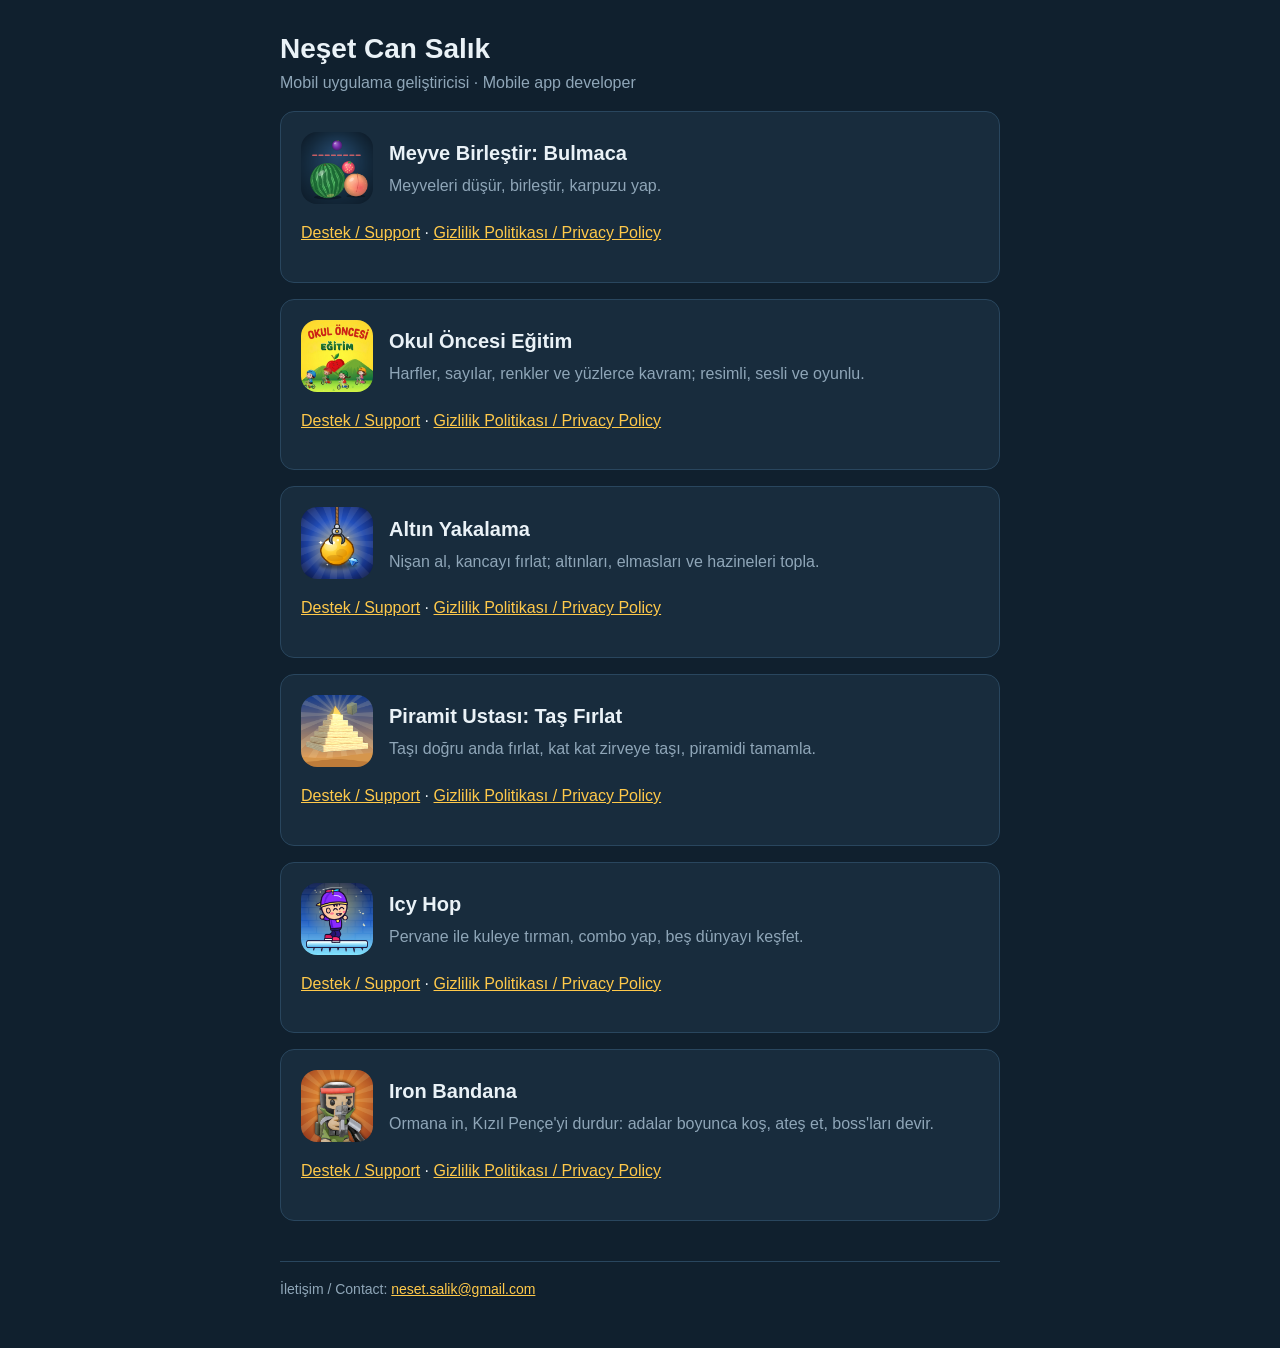
<file: index.html>
<!doctype html>
<html lang="tr">
<head>
<meta charset="utf-8">
<meta name="viewport" content="width=device-width,initial-scale=1">
<title>Neşet Can Salık – Uygulamalar</title>
<link rel="stylesheet" href="style.css">
</head>
<body>
<main>
  <h1>Neşet Can Salık</h1>
  <p class="sub">Mobil uygulama geliştiricisi · Mobile app developer</p>

  <div class="card">
    <header style="margin:0">
      <img src="meyve-birlestir/icon.png" alt="Meyve Birleştir simgesi">
      <div>
        <h2 style="margin:0">Meyve Birleştir: Bulmaca</h2>
        <p class="sub">Meyveleri düşür, birleştir, karpuzu yap.</p>
      </div>
    </header>
    <p>
      <a href="meyve-birlestir/destek.html">Destek / Support</a> ·
      <a href="meyve-birlestir/gizlilik.html">Gizlilik Politikası / Privacy Policy</a>
    </p>
  </div>

  <div class="card">
    <header style="margin:0">
      <img src="okul-oncesi/icon.png" alt="Okul Öncesi Eğitim simgesi">
      <div>
        <h2 style="margin:0">Okul Öncesi Eğitim</h2>
        <p class="sub">Harfler, sayılar, renkler ve yüzlerce kavram; resimli, sesli ve oyunlu.</p>
      </div>
    </header>
    <p>
      <a href="okul-oncesi/destek.html">Destek / Support</a> ·
      <a href="okul-oncesi/gizlilik.html">Gizlilik Politikası / Privacy Policy</a>
    </p>
  </div>

  <div class="card">
    <header style="margin:0">
      <img src="altin-yakalama/icon.png" alt="Altın Yakalama simgesi">
      <div>
        <h2 style="margin:0">Altın Yakalama</h2>
        <p class="sub">Nişan al, kancayı fırlat; altınları, elmasları ve hazineleri topla.</p>
      </div>
    </header>
    <p>
      <a href="altin-yakalama/destek.html">Destek / Support</a> ·
      <a href="altin-yakalama/gizlilik.html">Gizlilik Politikası / Privacy Policy</a>
    </p>
  </div>

  <div class="card">
    <header style="margin:0">
      <img src="pyramid-builder/icon.png" alt="Piramit Ustası simgesi">
      <div>
        <h2 style="margin:0">Piramit Ustası: Taş Fırlat</h2>
        <p class="sub">Taşı doğru anda fırlat, kat kat zirveye taşı, piramidi tamamla.</p>
      </div>
    </header>
    <p>
      <a href="pyramid-builder/destek.html">Destek / Support</a> ·
      <a href="pyramid-builder/gizlilik.html">Gizlilik Politikası / Privacy Policy</a>
    </p>
  </div>

  <div class="card">
    <header style="margin:0">
      <img src="icy-hop/icon.png" alt="Icy Hop simgesi">
      <div>
        <h2 style="margin:0">Icy Hop</h2>
        <p class="sub">Pervane ile kuleye tırman, combo yap, beş dünyayı keşfet.</p>
      </div>
    </header>
    <p>
      <a href="icy-hop/destek.html">Destek / Support</a> ·
      <a href="icy-hop/gizlilik.html">Gizlilik Politikası / Privacy Policy</a>
    </p>
  </div>

  <div class="card">
    <header style="margin:0">
      <img src="iron-bandana/icon.png" alt="Iron Bandana simgesi">
      <div>
        <h2 style="margin:0">Iron Bandana</h2>
        <p class="sub">Ormana in, Kızıl Pençe'yi durdur: adalar boyunca koş, ateş et, boss'ları devir.</p>
      </div>
    </header>
    <p>
      <a href="iron-bandana/destek.html">Destek / Support</a> ·
      <a href="iron-bandana/gizlilik.html">Gizlilik Politikası / Privacy Policy</a>
    </p>
  </div>

  <footer>İletişim / Contact: <a href="mailto:neset.salik@gmail.com">neset.salik@gmail.com</a></footer>
</main>
</body>
</html>
</file>
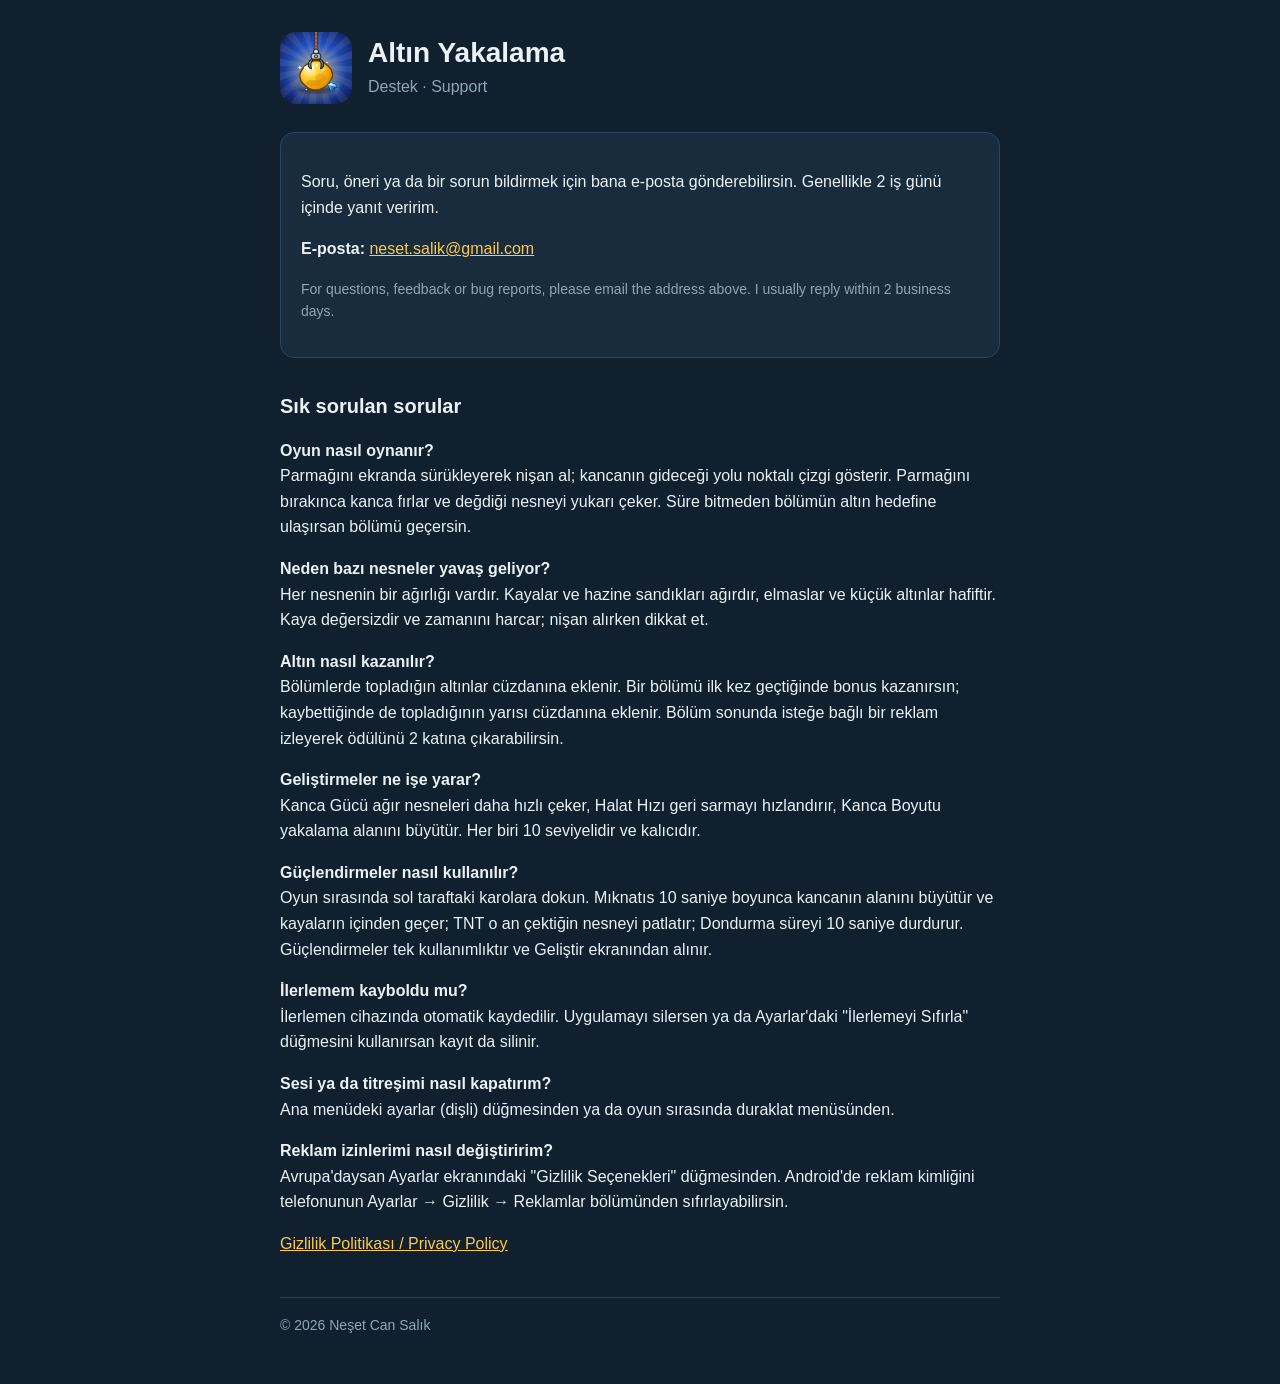
<file: altin-yakalama/destek.html>
<!doctype html>
<html lang="tr">
<head>
<meta charset="utf-8">
<meta name="viewport" content="width=device-width,initial-scale=1">
<title>Altın Yakalama – Destek</title>
<link rel="stylesheet" href="../style.css">
</head>
<body>
<main>
  <header>
    <img src="icon.png" alt="Altın Yakalama simgesi">
    <div>
      <h1>Altın Yakalama</h1>
      <p class="sub">Destek · Support</p>
    </div>
  </header>

  <div class="card">
    <p>Soru, öneri ya da bir sorun bildirmek için bana e-posta gönderebilirsin. Genellikle 2 iş günü içinde yanıt veririm.</p>
    <p><strong>E-posta:</strong> <a href="mailto:neset.salik@gmail.com?subject=Alt%C4%B1n%20Yakalama">neset.salik@gmail.com</a></p>
    <p class="lang">For questions, feedback or bug reports, please email the address above. I usually reply within 2 business days.</p>
  </div>

  <h2>Sık sorulan sorular</h2>
  <p><strong>Oyun nasıl oynanır?</strong><br>
  Parmağını ekranda sürükleyerek nişan al; kancanın gideceği yolu noktalı çizgi gösterir. Parmağını bırakınca kanca fırlar ve değdiği nesneyi yukarı çeker. Süre bitmeden bölümün altın hedefine ulaşırsan bölümü geçersin.</p>
  <p><strong>Neden bazı nesneler yavaş geliyor?</strong><br>
  Her nesnenin bir ağırlığı vardır. Kayalar ve hazine sandıkları ağırdır, elmaslar ve küçük altınlar hafiftir. Kaya değersizdir ve zamanını harcar; nişan alırken dikkat et.</p>
  <p><strong>Altın nasıl kazanılır?</strong><br>
  Bölümlerde topladığın altınlar cüzdanına eklenir. Bir bölümü ilk kez geçtiğinde bonus kazanırsın; kaybettiğinde de topladığının yarısı cüzdanına eklenir. Bölüm sonunda isteğe bağlı bir reklam izleyerek ödülünü 2 katına çıkarabilirsin.</p>
  <p><strong>Geliştirmeler ne işe yarar?</strong><br>
  Kanca Gücü ağır nesneleri daha hızlı çeker, Halat Hızı geri sarmayı hızlandırır, Kanca Boyutu yakalama alanını büyütür. Her biri 10 seviyelidir ve kalıcıdır.</p>
  <p><strong>Güçlendirmeler nasıl kullanılır?</strong><br>
  Oyun sırasında sol taraftaki karolara dokun. Mıknatıs 10 saniye boyunca kancanın alanını büyütür ve kayaların içinden geçer; TNT o an çektiğin nesneyi patlatır; Dondurma süreyi 10 saniye durdurur. Güçlendirmeler tek kullanımlıktır ve Geliştir ekranından alınır.</p>
  <p><strong>İlerlemem kayboldu mu?</strong><br>
  İlerlemen cihazında otomatik kaydedilir. Uygulamayı silersen ya da Ayarlar'daki "İlerlemeyi Sıfırla" düğmesini kullanırsan kayıt da silinir.</p>
  <p><strong>Sesi ya da titreşimi nasıl kapatırım?</strong><br>
  Ana menüdeki ayarlar (dişli) düğmesinden ya da oyun sırasında duraklat menüsünden.</p>
  <p><strong>Reklam izinlerimi nasıl değiştiririm?</strong><br>
  Avrupa'daysan Ayarlar ekranındaki "Gizlilik Seçenekleri" düğmesinden. Android'de reklam kimliğini telefonunun Ayarlar → Gizlilik → Reklamlar bölümünden sıfırlayabilirsin.</p>

  <p><a href="gizlilik.html">Gizlilik Politikası / Privacy Policy</a></p>
  <footer>© 2026 Neşet Can Salık</footer>
</main>
</body>
</html>
</file>
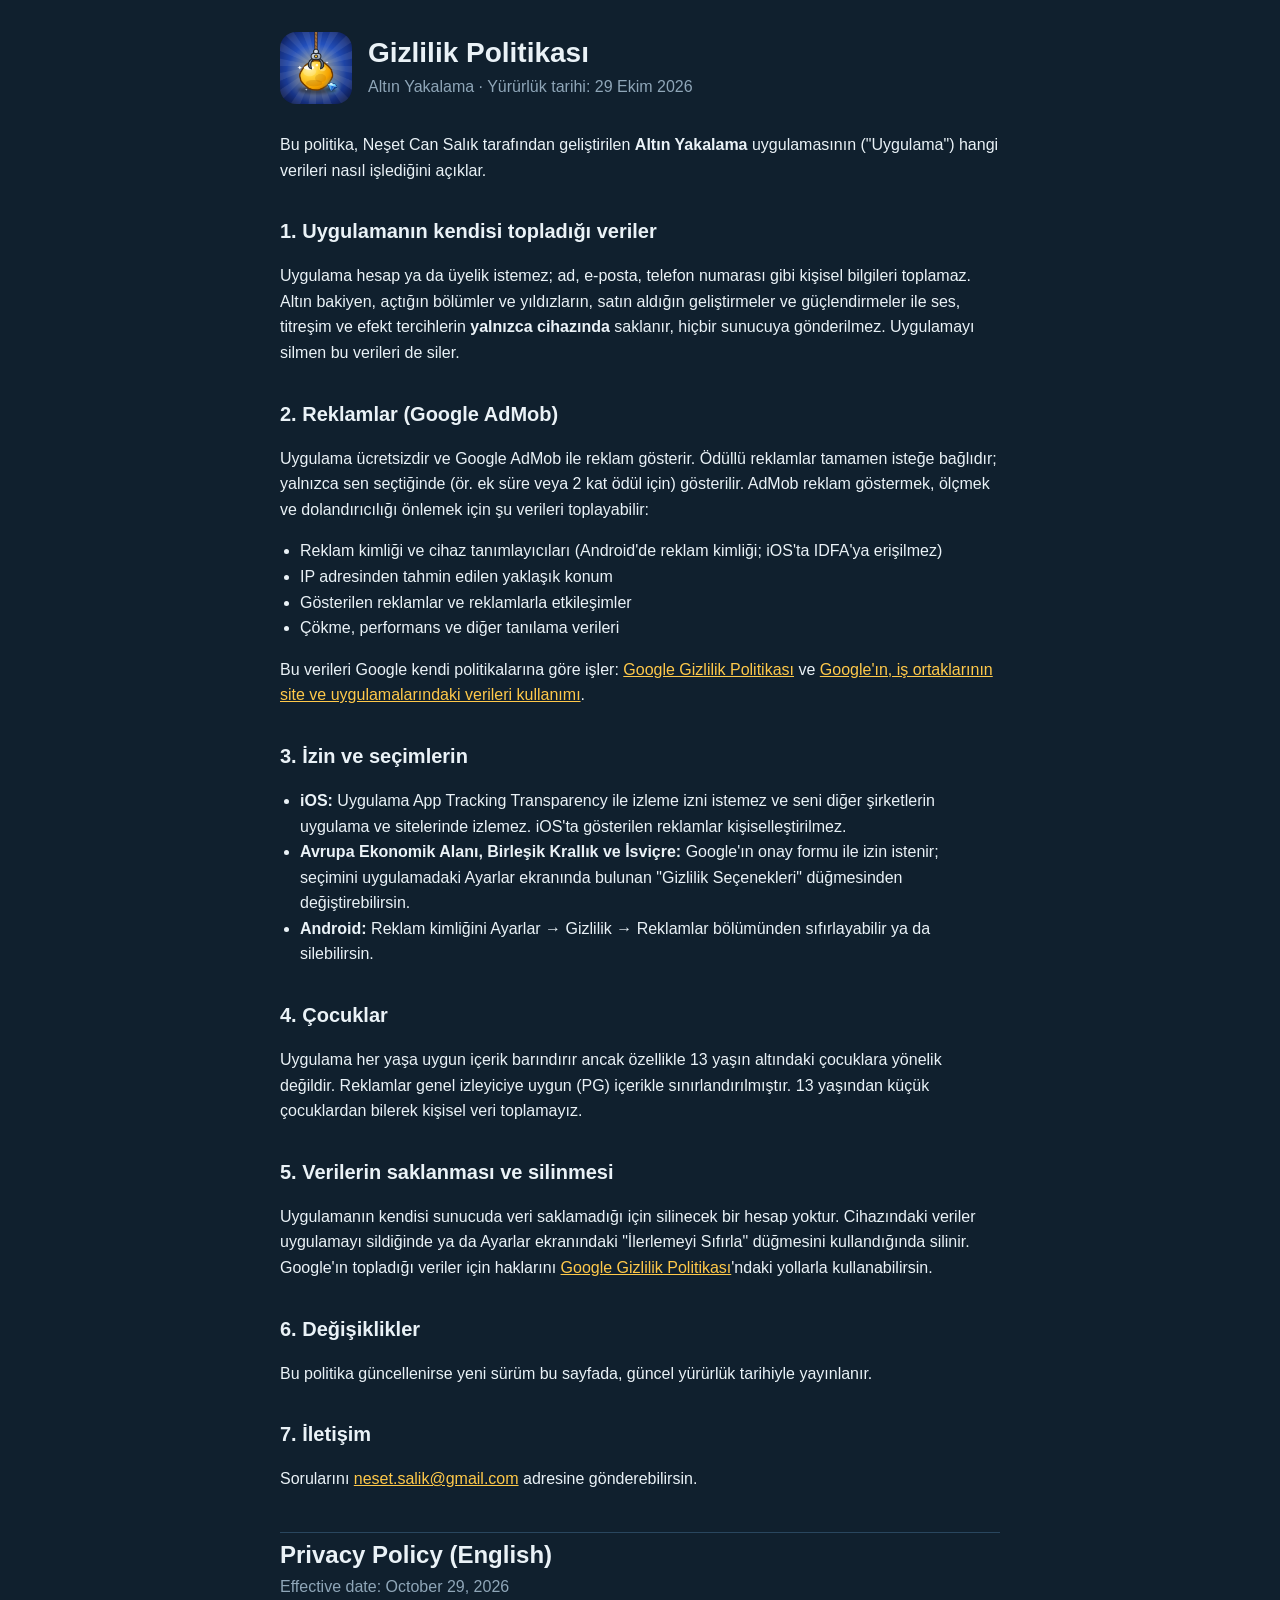
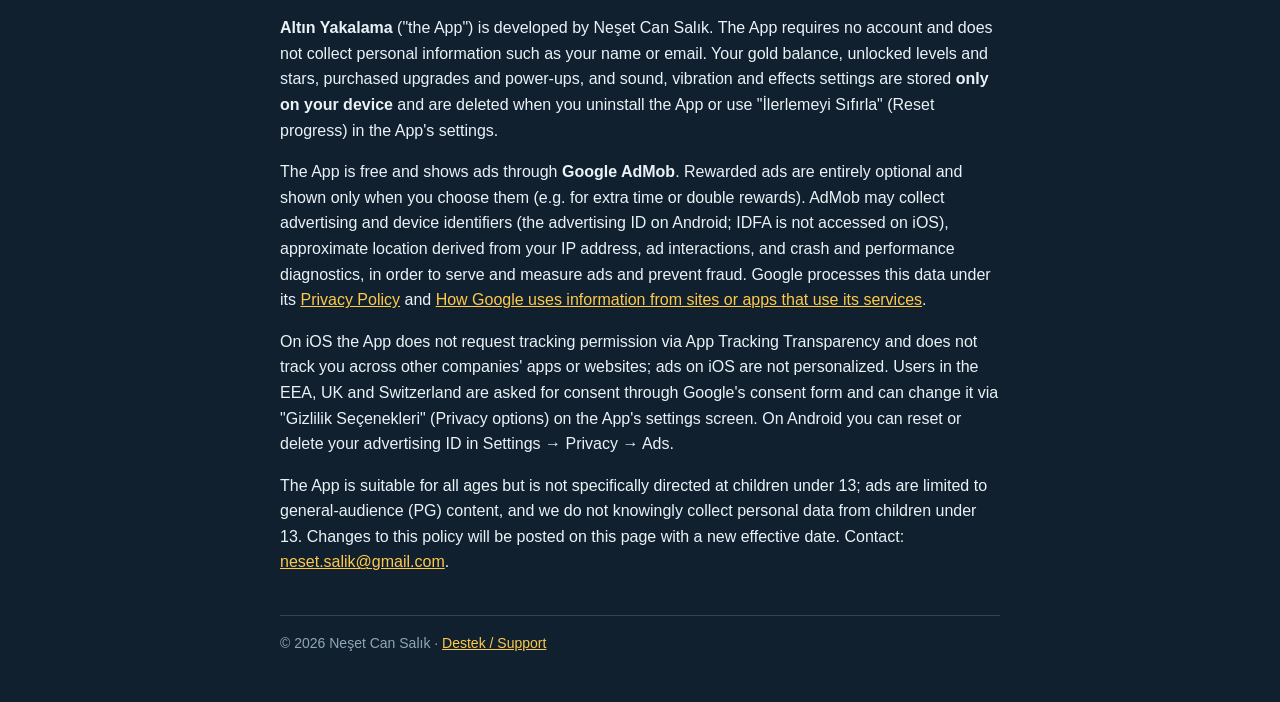
<file: altin-yakalama/gizlilik.html>
<!doctype html>
<html lang="tr">
<head>
<meta charset="utf-8">
<meta name="viewport" content="width=device-width,initial-scale=1">
<title>Altın Yakalama – Gizlilik Politikası</title>
<link rel="stylesheet" href="../style.css">
</head>
<body>
<main>
  <header>
    <img src="icon.png" alt="Altın Yakalama simgesi">
    <div>
      <h1>Gizlilik Politikası</h1>
      <p class="sub">Altın Yakalama · Yürürlük tarihi: 29 Ekim 2026</p>
    </div>
  </header>

  <p>Bu politika, Neşet Can Salık tarafından geliştirilen <strong>Altın Yakalama</strong> uygulamasının ("Uygulama") hangi verileri nasıl işlediğini açıklar.</p>

  <h2>1. Uygulamanın kendisi topladığı veriler</h2>
  <p>Uygulama hesap ya da üyelik istemez; ad, e-posta, telefon numarası gibi kişisel bilgileri toplamaz. Altın bakiyen, açtığın bölümler ve yıldızların, satın aldığın geliştirmeler ve güçlendirmeler ile ses, titreşim ve efekt tercihlerin <strong>yalnızca cihazında</strong> saklanır, hiçbir sunucuya gönderilmez. Uygulamayı silmen bu verileri de siler.</p>

  <h2>2. Reklamlar (Google AdMob)</h2>
  <p>Uygulama ücretsizdir ve Google AdMob ile reklam gösterir. Ödüllü reklamlar tamamen isteğe bağlıdır; yalnızca sen seçtiğinde (ör. ek süre veya 2 kat ödül için) gösterilir. AdMob reklam göstermek, ölçmek ve dolandırıcılığı önlemek için şu verileri toplayabilir:</p>
  <ul>
    <li>Reklam kimliği ve cihaz tanımlayıcıları (Android'de reklam kimliği; iOS'ta IDFA'ya erişilmez)</li>
    <li>IP adresinden tahmin edilen yaklaşık konum</li>
    <li>Gösterilen reklamlar ve reklamlarla etkileşimler</li>
    <li>Çökme, performans ve diğer tanılama verileri</li>
  </ul>
  <p>Bu verileri Google kendi politikalarına göre işler: <a href="https://policies.google.com/privacy">Google Gizlilik Politikası</a> ve <a href="https://policies.google.com/technologies/partner-sites">Google'ın, iş ortaklarının site ve uygulamalarındaki verileri kullanımı</a>.</p>

  <h2>3. İzin ve seçimlerin</h2>
  <ul>
    <li><strong>iOS:</strong> Uygulama App Tracking Transparency ile izleme izni istemez ve seni diğer şirketlerin uygulama ve sitelerinde izlemez. iOS'ta gösterilen reklamlar kişiselleştirilmez.</li>
    <li><strong>Avrupa Ekonomik Alanı, Birleşik Krallık ve İsviçre:</strong> Google'ın onay formu ile izin istenir; seçimini uygulamadaki Ayarlar ekranında bulunan "Gizlilik Seçenekleri" düğmesinden değiştirebilirsin.</li>
    <li><strong>Android:</strong> Reklam kimliğini Ayarlar → Gizlilik → Reklamlar bölümünden sıfırlayabilir ya da silebilirsin.</li>
  </ul>

  <h2>4. Çocuklar</h2>
  <p>Uygulama her yaşa uygun içerik barındırır ancak özellikle 13 yaşın altındaki çocuklara yönelik değildir. Reklamlar genel izleyiciye uygun (PG) içerikle sınırlandırılmıştır. 13 yaşından küçük çocuklardan bilerek kişisel veri toplamayız.</p>

  <h2>5. Verilerin saklanması ve silinmesi</h2>
  <p>Uygulamanın kendisi sunucuda veri saklamadığı için silinecek bir hesap yoktur. Cihazındaki veriler uygulamayı sildiğinde ya da Ayarlar ekranındaki "İlerlemeyi Sıfırla" düğmesini kullandığında silinir. Google'ın topladığı veriler için haklarını <a href="https://policies.google.com/privacy">Google Gizlilik Politikası</a>'ndaki yollarla kullanabilirsin.</p>

  <h2>6. Değişiklikler</h2>
  <p>Bu politika güncellenirse yeni sürüm bu sayfada, güncel yürürlük tarihiyle yayınlanır.</p>

  <h2>7. İletişim</h2>
  <p>Sorularını <a href="mailto:neset.salik@gmail.com">neset.salik@gmail.com</a> adresine gönderebilirsin.</p>

  <hr style="border:0;border-top:1px solid var(--rule);margin:40px 0 8px">

  <h1 style="font-size:24px">Privacy Policy (English)</h1>
  <p class="sub">Effective date: October 29, 2026</p>
  <p><strong>Altın Yakalama</strong> ("the App") is developed by Neşet Can Salık. The App requires no account and does not collect personal information such as your name or email. Your gold balance, unlocked levels and stars, purchased upgrades and power-ups, and sound, vibration and effects settings are stored <strong>only on your device</strong> and are deleted when you uninstall the App or use "İlerlemeyi Sıfırla" (Reset progress) in the App's settings.</p>
  <p>The App is free and shows ads through <strong>Google AdMob</strong>. Rewarded ads are entirely optional and shown only when you choose them (e.g. for extra time or double rewards). AdMob may collect advertising and device identifiers (the advertising ID on Android; IDFA is not accessed on iOS), approximate location derived from your IP address, ad interactions, and crash and performance diagnostics, in order to serve and measure ads and prevent fraud. Google processes this data under its <a href="https://policies.google.com/privacy">Privacy Policy</a> and <a href="https://policies.google.com/technologies/partner-sites">How Google uses information from sites or apps that use its services</a>.</p>
  <p>On iOS the App does not request tracking permission via App Tracking Transparency and does not track you across other companies' apps or websites; ads on iOS are not personalized. Users in the EEA, UK and Switzerland are asked for consent through Google's consent form and can change it via "Gizlilik Seçenekleri" (Privacy options) on the App's settings screen. On Android you can reset or delete your advertising ID in Settings → Privacy → Ads.</p>
  <p>The App is suitable for all ages but is not specifically directed at children under 13; ads are limited to general-audience (PG) content, and we do not knowingly collect personal data from children under 13. Changes to this policy will be posted on this page with a new effective date. Contact: <a href="mailto:neset.salik@gmail.com">neset.salik@gmail.com</a>.</p>

  <footer>© 2026 Neşet Can Salık · <a href="destek.html">Destek / Support</a></footer>
</main>
</body>
</html>
</file>
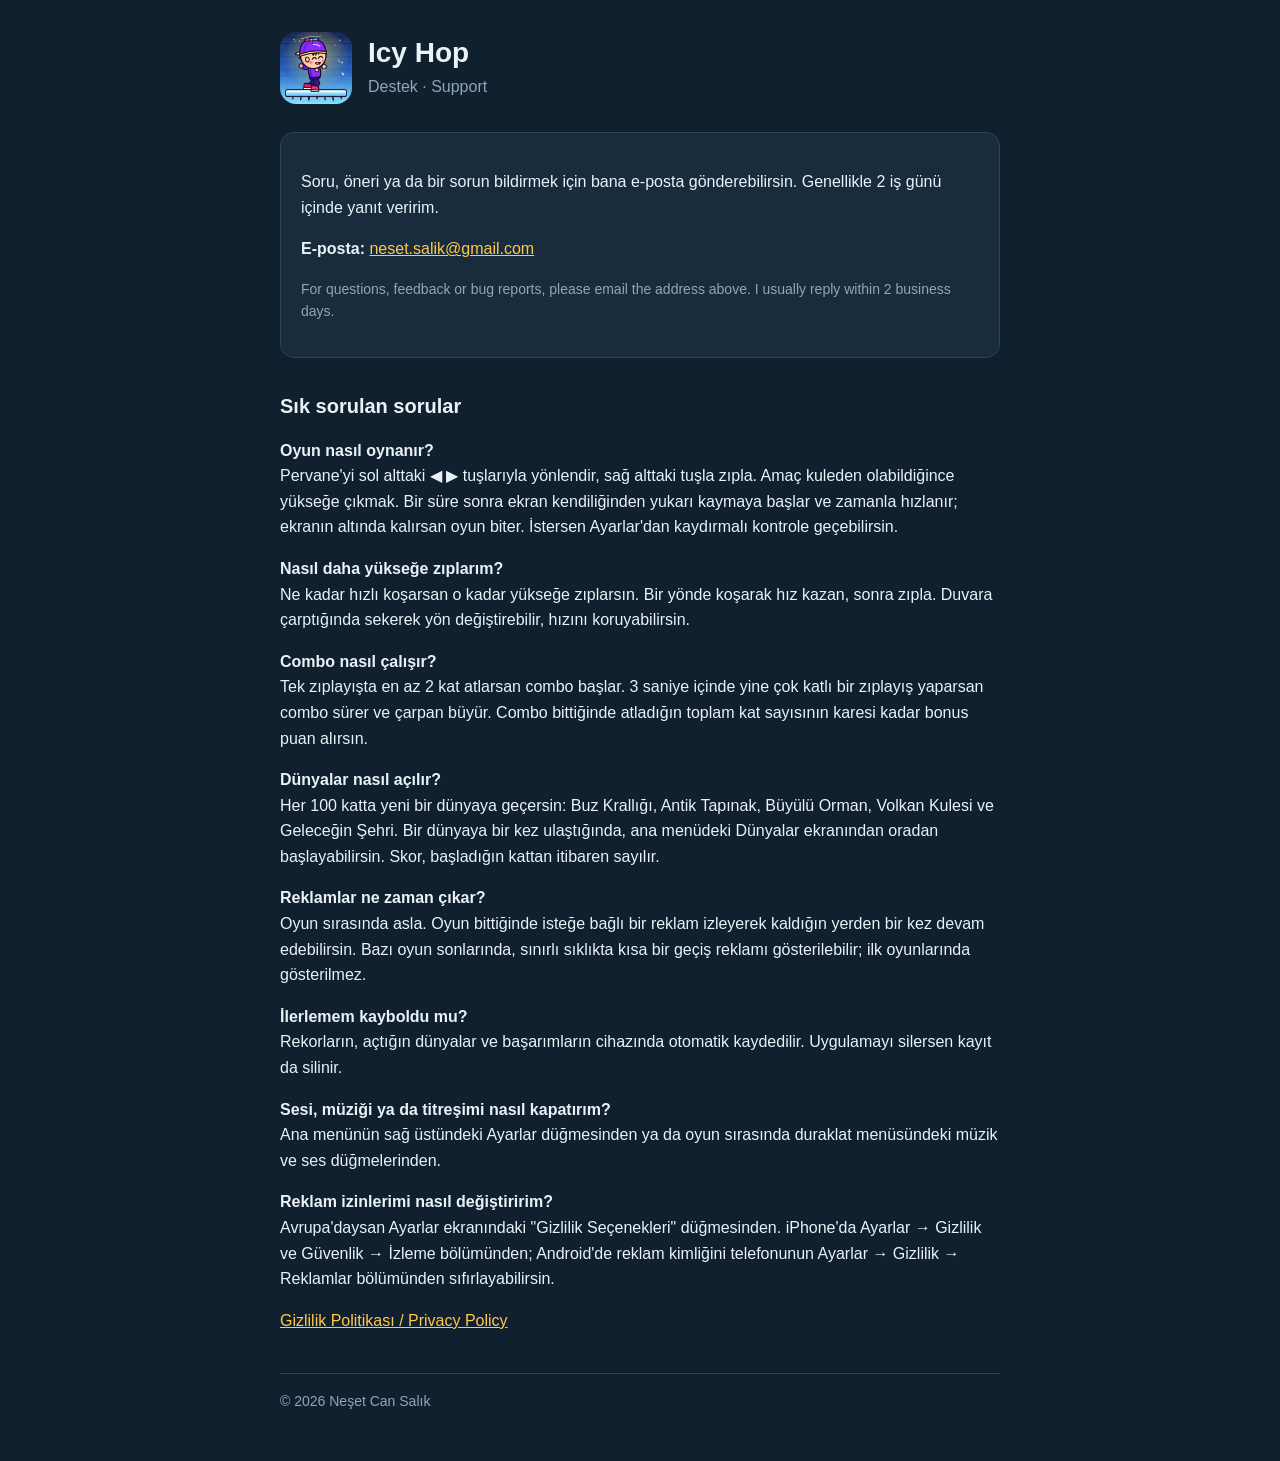
<file: icy-hop/destek.html>
<!doctype html>
<html lang="tr">
<head>
<meta charset="utf-8">
<meta name="viewport" content="width=device-width,initial-scale=1">
<title>Icy Hop – Destek</title>
<link rel="stylesheet" href="../style.css">
</head>
<body>
<main>
  <header>
    <img src="icon.png" alt="Icy Hop simgesi">
    <div>
      <h1>Icy Hop</h1>
      <p class="sub">Destek · Support</p>
    </div>
  </header>

  <div class="card">
    <p>Soru, öneri ya da bir sorun bildirmek için bana e-posta gönderebilirsin. Genellikle 2 iş günü içinde yanıt veririm.</p>
    <p><strong>E-posta:</strong> <a href="mailto:neset.salik@gmail.com?subject=Icy%20Hop">neset.salik@gmail.com</a></p>
    <p class="lang">For questions, feedback or bug reports, please email the address above. I usually reply within 2 business days.</p>
  </div>

  <h2>Sık sorulan sorular</h2>
  <p><strong>Oyun nasıl oynanır?</strong><br>
  Pervane'yi sol alttaki ◀ ▶ tuşlarıyla yönlendir, sağ alttaki tuşla zıpla. Amaç kuleden olabildiğince yükseğe çıkmak. Bir süre sonra ekran kendiliğinden yukarı kaymaya başlar ve zamanla hızlanır; ekranın altında kalırsan oyun biter. İstersen Ayarlar'dan kaydırmalı kontrole geçebilirsin.</p>
  <p><strong>Nasıl daha yükseğe zıplarım?</strong><br>
  Ne kadar hızlı koşarsan o kadar yükseğe zıplarsın. Bir yönde koşarak hız kazan, sonra zıpla. Duvara çarptığında sekerek yön değiştirebilir, hızını koruyabilirsin.</p>
  <p><strong>Combo nasıl çalışır?</strong><br>
  Tek zıplayışta en az 2 kat atlarsan combo başlar. 3 saniye içinde yine çok katlı bir zıplayış yaparsan combo sürer ve çarpan büyür. Combo bittiğinde atladığın toplam kat sayısının karesi kadar bonus puan alırsın.</p>
  <p><strong>Dünyalar nasıl açılır?</strong><br>
  Her 100 katta yeni bir dünyaya geçersin: Buz Krallığı, Antik Tapınak, Büyülü Orman, Volkan Kulesi ve Geleceğin Şehri. Bir dünyaya bir kez ulaştığında, ana menüdeki Dünyalar ekranından oradan başlayabilirsin. Skor, başladığın kattan itibaren sayılır.</p>
  <p><strong>Reklamlar ne zaman çıkar?</strong><br>
  Oyun sırasında asla. Oyun bittiğinde isteğe bağlı bir reklam izleyerek kaldığın yerden bir kez devam edebilirsin. Bazı oyun sonlarında, sınırlı sıklıkta kısa bir geçiş reklamı gösterilebilir; ilk oyunlarında gösterilmez.</p>
  <p><strong>İlerlemem kayboldu mu?</strong><br>
  Rekorların, açtığın dünyalar ve başarımların cihazında otomatik kaydedilir. Uygulamayı silersen kayıt da silinir.</p>
  <p><strong>Sesi, müziği ya da titreşimi nasıl kapatırım?</strong><br>
  Ana menünün sağ üstündeki Ayarlar düğmesinden ya da oyun sırasında duraklat menüsündeki müzik ve ses düğmelerinden.</p>
  <p><strong>Reklam izinlerimi nasıl değiştiririm?</strong><br>
  Avrupa'daysan Ayarlar ekranındaki "Gizlilik Seçenekleri" düğmesinden. iPhone'da Ayarlar → Gizlilik ve Güvenlik → İzleme bölümünden; Android'de reklam kimliğini telefonunun Ayarlar → Gizlilik → Reklamlar bölümünden sıfırlayabilirsin.</p>

  <p><a href="gizlilik.html">Gizlilik Politikası / Privacy Policy</a></p>
  <footer>© 2026 Neşet Can Salık</footer>
</main>
</body>
</html>
</file>
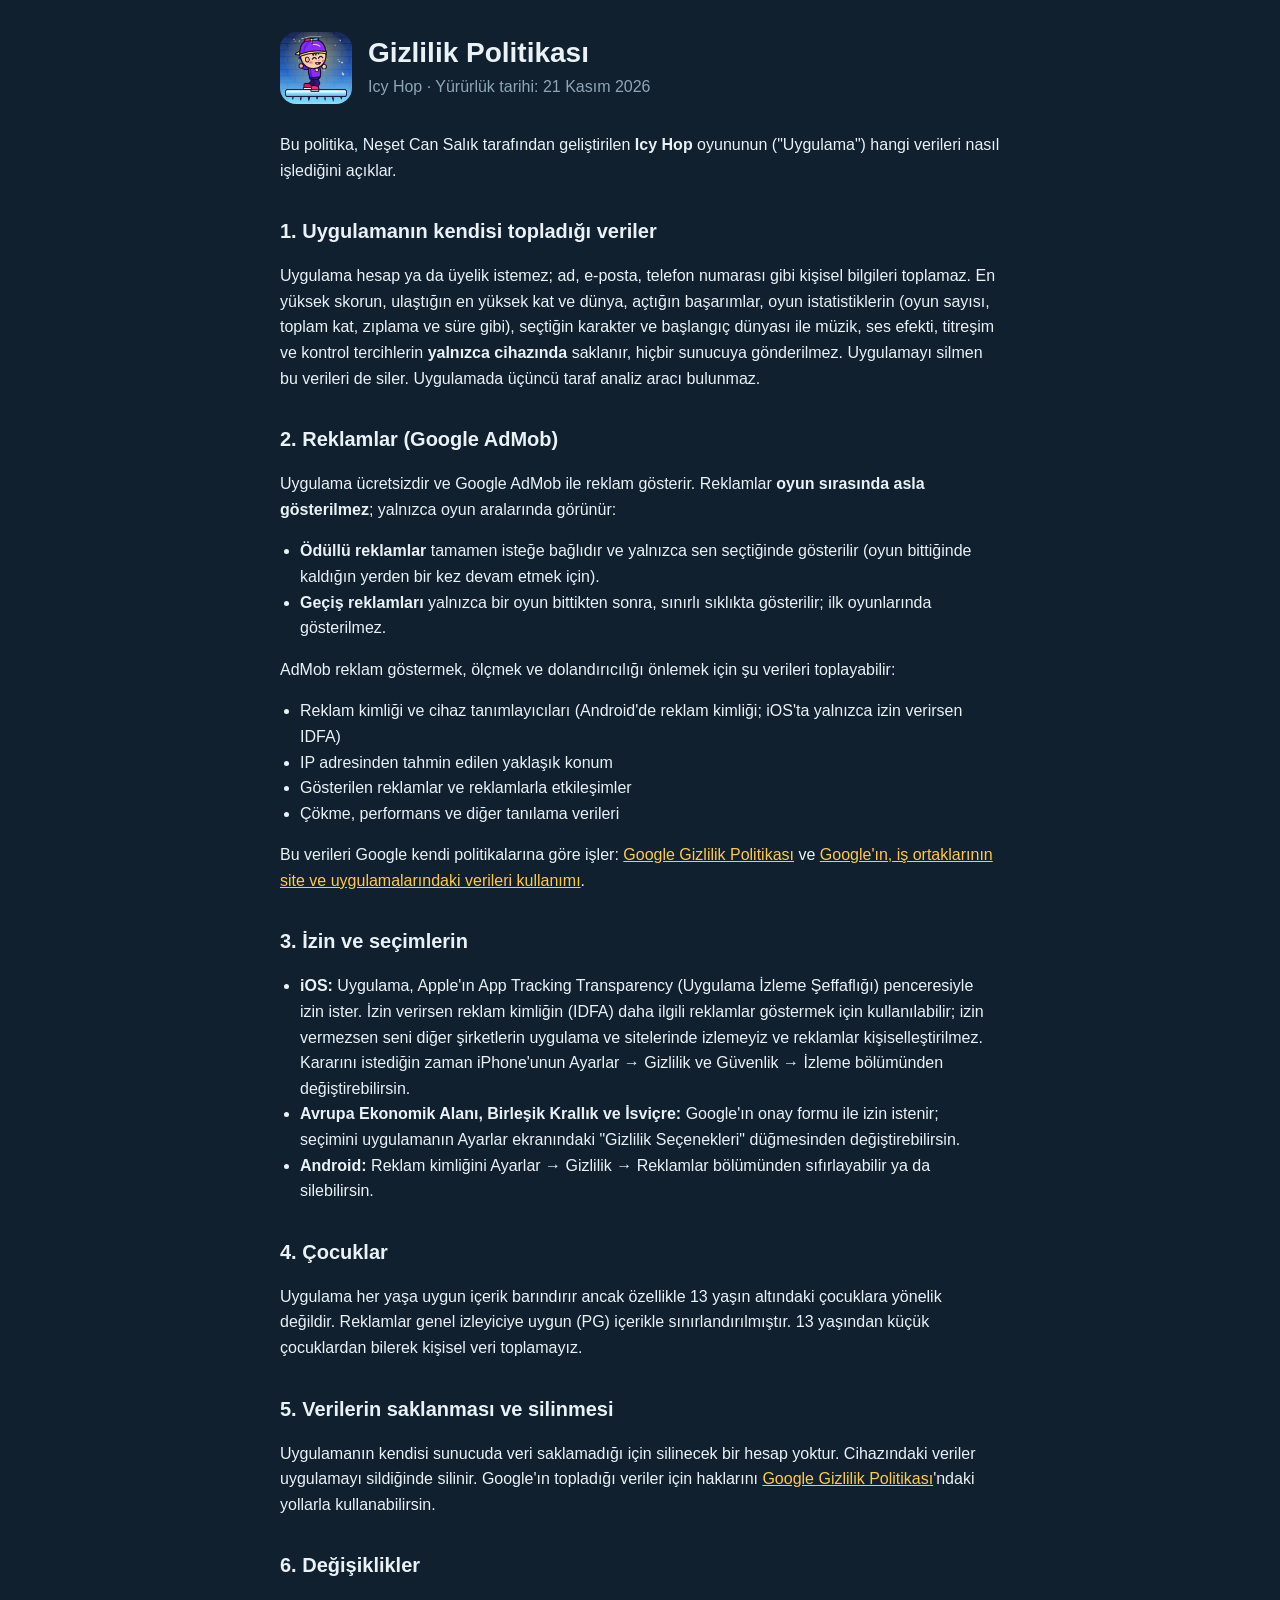
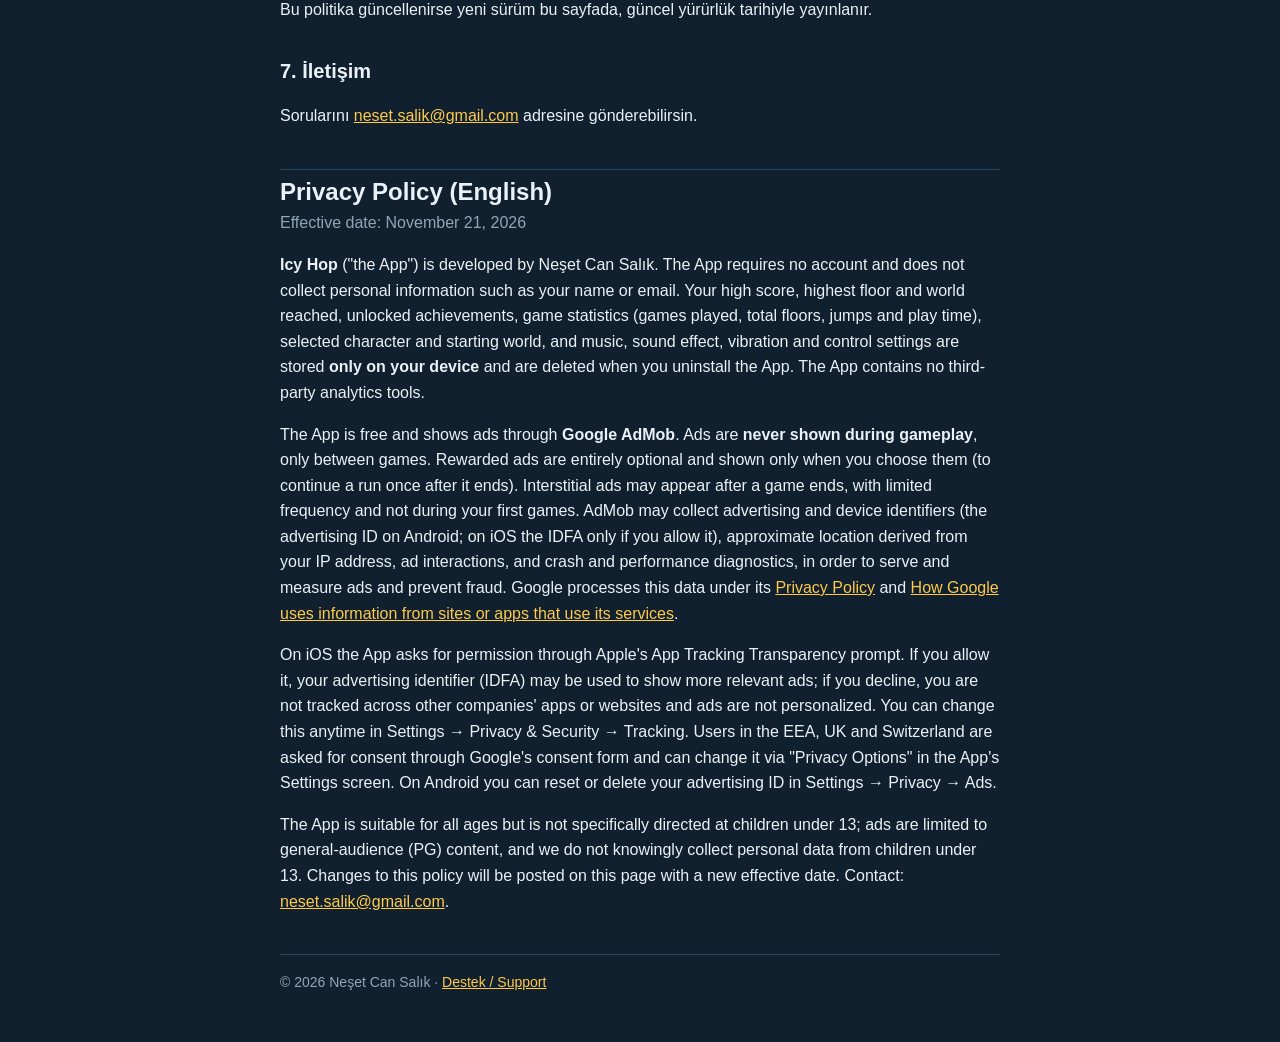
<file: icy-hop/gizlilik.html>
<!doctype html>
<html lang="tr">
<head>
<meta charset="utf-8">
<meta name="viewport" content="width=device-width,initial-scale=1">
<title>Icy Hop – Gizlilik Politikası</title>
<link rel="stylesheet" href="../style.css">
</head>
<body>
<main>
  <header>
    <img src="icon.png" alt="Icy Hop simgesi">
    <div>
      <h1>Gizlilik Politikası</h1>
      <p class="sub">Icy Hop · Yürürlük tarihi: 21 Kasım 2026</p>
    </div>
  </header>

  <p>Bu politika, Neşet Can Salık tarafından geliştirilen <strong>Icy Hop</strong> oyununun ("Uygulama") hangi verileri nasıl işlediğini açıklar.</p>

  <h2>1. Uygulamanın kendisi topladığı veriler</h2>
  <p>Uygulama hesap ya da üyelik istemez; ad, e-posta, telefon numarası gibi kişisel bilgileri toplamaz. En yüksek skorun, ulaştığın en yüksek kat ve dünya, açtığın başarımlar, oyun istatistiklerin (oyun sayısı, toplam kat, zıplama ve süre gibi), seçtiğin karakter ve başlangıç dünyası ile müzik, ses efekti, titreşim ve kontrol tercihlerin <strong>yalnızca cihazında</strong> saklanır, hiçbir sunucuya gönderilmez. Uygulamayı silmen bu verileri de siler. Uygulamada üçüncü taraf analiz aracı bulunmaz.</p>

  <h2>2. Reklamlar (Google AdMob)</h2>
  <p>Uygulama ücretsizdir ve Google AdMob ile reklam gösterir. Reklamlar <strong>oyun sırasında asla gösterilmez</strong>; yalnızca oyun aralarında görünür:</p>
  <ul>
    <li><strong>Ödüllü reklamlar</strong> tamamen isteğe bağlıdır ve yalnızca sen seçtiğinde gösterilir (oyun bittiğinde kaldığın yerden bir kez devam etmek için).</li>
    <li><strong>Geçiş reklamları</strong> yalnızca bir oyun bittikten sonra, sınırlı sıklıkta gösterilir; ilk oyunlarında gösterilmez.</li>
  </ul>
  <p>AdMob reklam göstermek, ölçmek ve dolandırıcılığı önlemek için şu verileri toplayabilir:</p>
  <ul>
    <li>Reklam kimliği ve cihaz tanımlayıcıları (Android'de reklam kimliği; iOS'ta yalnızca izin verirsen IDFA)</li>
    <li>IP adresinden tahmin edilen yaklaşık konum</li>
    <li>Gösterilen reklamlar ve reklamlarla etkileşimler</li>
    <li>Çökme, performans ve diğer tanılama verileri</li>
  </ul>
  <p>Bu verileri Google kendi politikalarına göre işler: <a href="https://policies.google.com/privacy">Google Gizlilik Politikası</a> ve <a href="https://policies.google.com/technologies/partner-sites">Google'ın, iş ortaklarının site ve uygulamalarındaki verileri kullanımı</a>.</p>

  <h2>3. İzin ve seçimlerin</h2>
  <ul>
    <li><strong>iOS:</strong> Uygulama, Apple'ın App Tracking Transparency (Uygulama İzleme Şeffaflığı) penceresiyle izin ister. İzin verirsen reklam kimliğin (IDFA) daha ilgili reklamlar göstermek için kullanılabilir; izin vermezsen seni diğer şirketlerin uygulama ve sitelerinde izlemeyiz ve reklamlar kişiselleştirilmez. Kararını istediğin zaman iPhone'unun Ayarlar → Gizlilik ve Güvenlik → İzleme bölümünden değiştirebilirsin.</li>
    <li><strong>Avrupa Ekonomik Alanı, Birleşik Krallık ve İsviçre:</strong> Google'ın onay formu ile izin istenir; seçimini uygulamanın Ayarlar ekranındaki "Gizlilik Seçenekleri" düğmesinden değiştirebilirsin.</li>
    <li><strong>Android:</strong> Reklam kimliğini Ayarlar → Gizlilik → Reklamlar bölümünden sıfırlayabilir ya da silebilirsin.</li>
  </ul>

  <h2>4. Çocuklar</h2>
  <p>Uygulama her yaşa uygun içerik barındırır ancak özellikle 13 yaşın altındaki çocuklara yönelik değildir. Reklamlar genel izleyiciye uygun (PG) içerikle sınırlandırılmıştır. 13 yaşından küçük çocuklardan bilerek kişisel veri toplamayız.</p>

  <h2>5. Verilerin saklanması ve silinmesi</h2>
  <p>Uygulamanın kendisi sunucuda veri saklamadığı için silinecek bir hesap yoktur. Cihazındaki veriler uygulamayı sildiğinde silinir. Google'ın topladığı veriler için haklarını <a href="https://policies.google.com/privacy">Google Gizlilik Politikası</a>'ndaki yollarla kullanabilirsin.</p>

  <h2>6. Değişiklikler</h2>
  <p>Bu politika güncellenirse yeni sürüm bu sayfada, güncel yürürlük tarihiyle yayınlanır.</p>

  <h2>7. İletişim</h2>
  <p>Sorularını <a href="mailto:neset.salik@gmail.com">neset.salik@gmail.com</a> adresine gönderebilirsin.</p>

  <hr style="border:0;border-top:1px solid var(--rule);margin:40px 0 8px">

  <h1 style="font-size:24px">Privacy Policy (English)</h1>
  <p class="sub">Effective date: November 21, 2026</p>
  <p><strong>Icy Hop</strong> ("the App") is developed by Neşet Can Salık. The App requires no account and does not collect personal information such as your name or email. Your high score, highest floor and world reached, unlocked achievements, game statistics (games played, total floors, jumps and play time), selected character and starting world, and music, sound effect, vibration and control settings are stored <strong>only on your device</strong> and are deleted when you uninstall the App. The App contains no third-party analytics tools.</p>
  <p>The App is free and shows ads through <strong>Google AdMob</strong>. Ads are <strong>never shown during gameplay</strong>, only between games. Rewarded ads are entirely optional and shown only when you choose them (to continue a run once after it ends). Interstitial ads may appear after a game ends, with limited frequency and not during your first games. AdMob may collect advertising and device identifiers (the advertising ID on Android; on iOS the IDFA only if you allow it), approximate location derived from your IP address, ad interactions, and crash and performance diagnostics, in order to serve and measure ads and prevent fraud. Google processes this data under its <a href="https://policies.google.com/privacy">Privacy Policy</a> and <a href="https://policies.google.com/technologies/partner-sites">How Google uses information from sites or apps that use its services</a>.</p>
  <p>On iOS the App asks for permission through Apple's App Tracking Transparency prompt. If you allow it, your advertising identifier (IDFA) may be used to show more relevant ads; if you decline, you are not tracked across other companies' apps or websites and ads are not personalized. You can change this anytime in Settings → Privacy &amp; Security → Tracking. Users in the EEA, UK and Switzerland are asked for consent through Google's consent form and can change it via "Privacy Options" in the App's Settings screen. On Android you can reset or delete your advertising ID in Settings → Privacy → Ads.</p>
  <p>The App is suitable for all ages but is not specifically directed at children under 13; ads are limited to general-audience (PG) content, and we do not knowingly collect personal data from children under 13. Changes to this policy will be posted on this page with a new effective date. Contact: <a href="mailto:neset.salik@gmail.com">neset.salik@gmail.com</a>.</p>

  <footer>© 2026 Neşet Can Salık · <a href="destek.html">Destek / Support</a></footer>
</main>
</body>
</html>
</file>
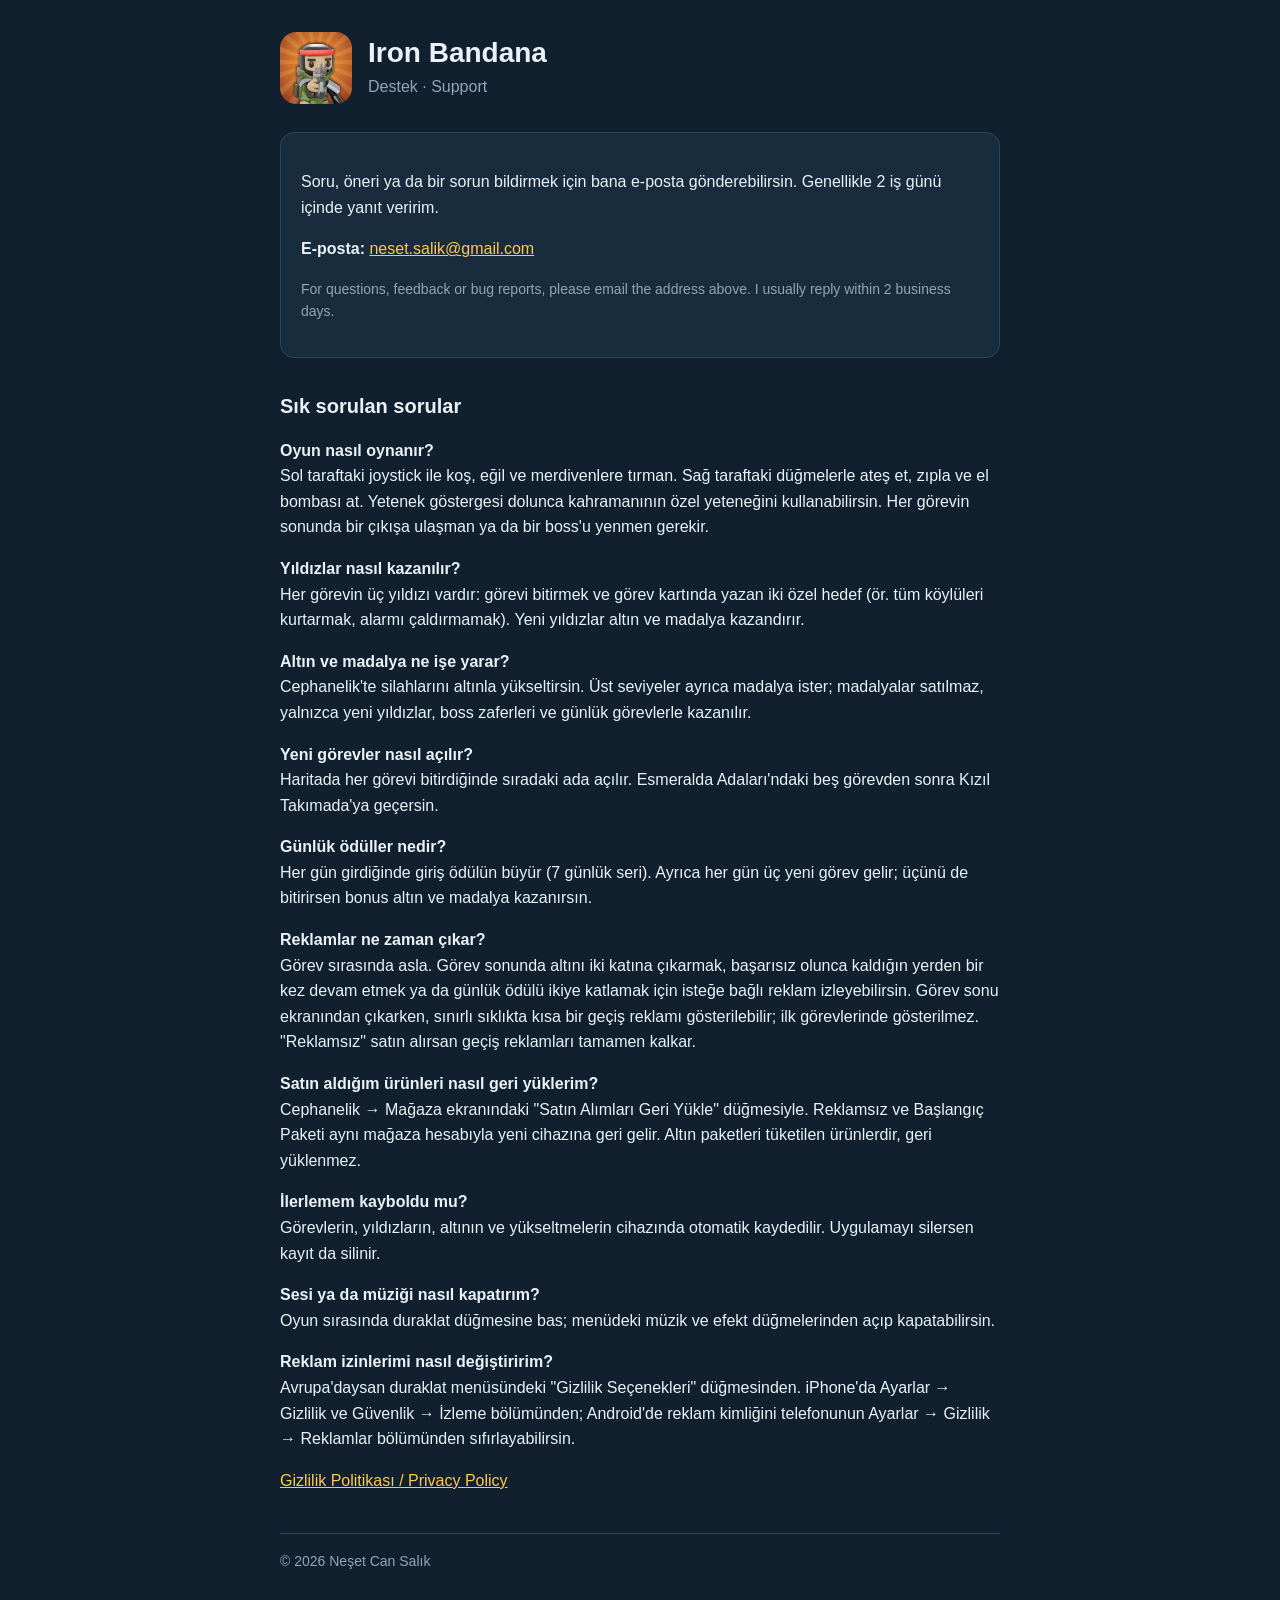
<file: iron-bandana/destek.html>
<!doctype html>
<html lang="tr">
<head>
<meta charset="utf-8">
<meta name="viewport" content="width=device-width,initial-scale=1">
<title>Iron Bandana – Destek</title>
<link rel="stylesheet" href="../style.css">
</head>
<body>
<main>
  <header>
    <img src="icon.png" alt="Iron Bandana simgesi">
    <div>
      <h1>Iron Bandana</h1>
      <p class="sub">Destek · Support</p>
    </div>
  </header>

  <div class="card">
    <p>Soru, öneri ya da bir sorun bildirmek için bana e-posta gönderebilirsin. Genellikle 2 iş günü içinde yanıt veririm.</p>
    <p><strong>E-posta:</strong> <a href="mailto:neset.salik@gmail.com?subject=Iron%20Bandana">neset.salik@gmail.com</a></p>
    <p class="lang">For questions, feedback or bug reports, please email the address above. I usually reply within 2 business days.</p>
  </div>

  <h2>Sık sorulan sorular</h2>
  <p><strong>Oyun nasıl oynanır?</strong><br>
  Sol taraftaki joystick ile koş, eğil ve merdivenlere tırman. Sağ taraftaki düğmelerle ateş et, zıpla ve el bombası at. Yetenek göstergesi dolunca kahramanının özel yeteneğini kullanabilirsin. Her görevin sonunda bir çıkışa ulaşman ya da bir boss'u yenmen gerekir.</p>
  <p><strong>Yıldızlar nasıl kazanılır?</strong><br>
  Her görevin üç yıldızı vardır: görevi bitirmek ve görev kartında yazan iki özel hedef (ör. tüm köylüleri kurtarmak, alarmı çaldırmamak). Yeni yıldızlar altın ve madalya kazandırır.</p>
  <p><strong>Altın ve madalya ne işe yarar?</strong><br>
  Cephanelik'te silahlarını altınla yükseltirsin. Üst seviyeler ayrıca madalya ister; madalyalar satılmaz, yalnızca yeni yıldızlar, boss zaferleri ve günlük görevlerle kazanılır.</p>
  <p><strong>Yeni görevler nasıl açılır?</strong><br>
  Haritada her görevi bitirdiğinde sıradaki ada açılır. Esmeralda Adaları'ndaki beş görevden sonra Kızıl Takımada'ya geçersin.</p>
  <p><strong>Günlük ödüller nedir?</strong><br>
  Her gün girdiğinde giriş ödülün büyür (7 günlük seri). Ayrıca her gün üç yeni görev gelir; üçünü de bitirirsen bonus altın ve madalya kazanırsın.</p>
  <p><strong>Reklamlar ne zaman çıkar?</strong><br>
  Görev sırasında asla. Görev sonunda altını iki katına çıkarmak, başarısız olunca kaldığın yerden bir kez devam etmek ya da günlük ödülü ikiye katlamak için isteğe bağlı reklam izleyebilirsin. Görev sonu ekranından çıkarken, sınırlı sıklıkta kısa bir geçiş reklamı gösterilebilir; ilk görevlerinde gösterilmez. "Reklamsız" satın alırsan geçiş reklamları tamamen kalkar.</p>
  <p><strong>Satın aldığım ürünleri nasıl geri yüklerim?</strong><br>
  Cephanelik → Mağaza ekranındaki "Satın Alımları Geri Yükle" düğmesiyle. Reklamsız ve Başlangıç Paketi aynı mağaza hesabıyla yeni cihazına geri gelir. Altın paketleri tüketilen ürünlerdir, geri yüklenmez.</p>
  <p><strong>İlerlemem kayboldu mu?</strong><br>
  Görevlerin, yıldızların, altının ve yükseltmelerin cihazında otomatik kaydedilir. Uygulamayı silersen kayıt da silinir.</p>
  <p><strong>Sesi ya da müziği nasıl kapatırım?</strong><br>
  Oyun sırasında duraklat düğmesine bas; menüdeki müzik ve efekt düğmelerinden açıp kapatabilirsin.</p>
  <p><strong>Reklam izinlerimi nasıl değiştiririm?</strong><br>
  Avrupa'daysan duraklat menüsündeki "Gizlilik Seçenekleri" düğmesinden. iPhone'da Ayarlar → Gizlilik ve Güvenlik → İzleme bölümünden; Android'de reklam kimliğini telefonunun Ayarlar → Gizlilik → Reklamlar bölümünden sıfırlayabilirsin.</p>

  <p><a href="gizlilik.html">Gizlilik Politikası / Privacy Policy</a></p>
  <footer>© 2026 Neşet Can Salık</footer>
</main>
</body>
</html>
</file>
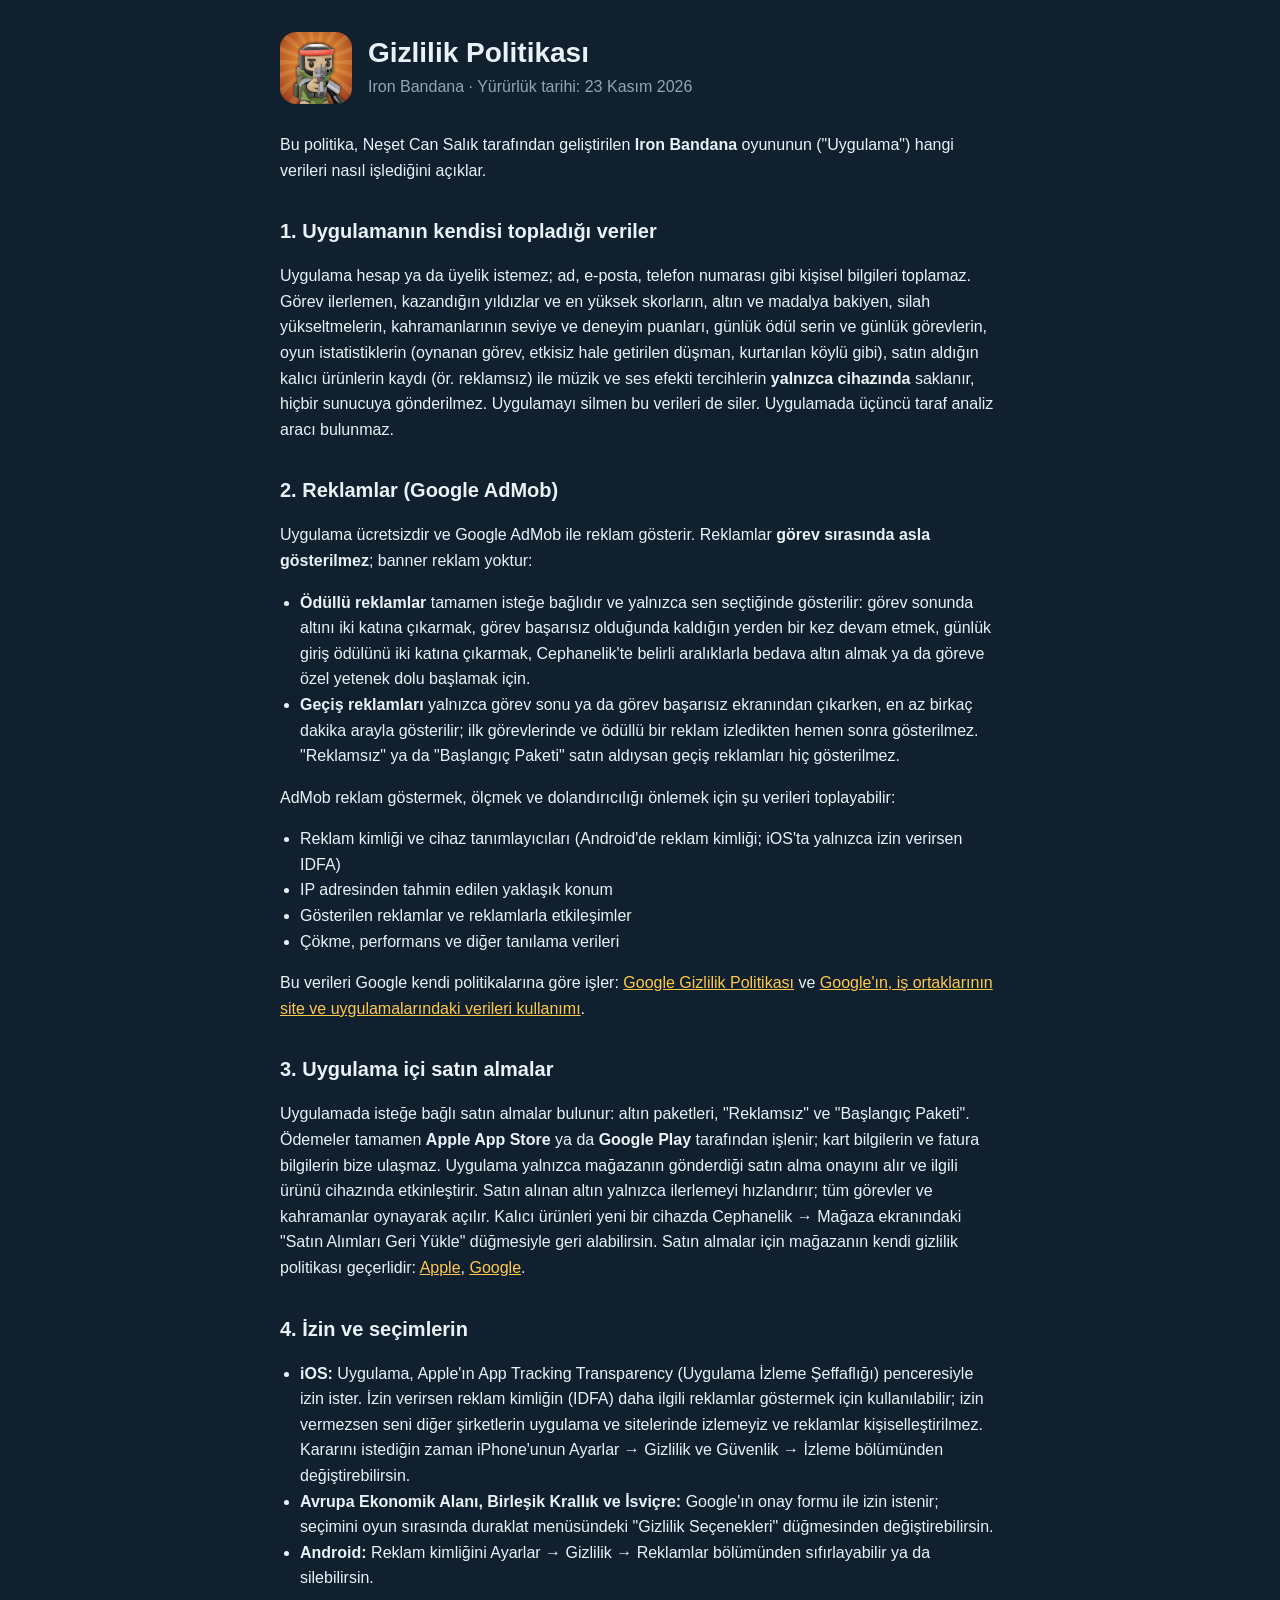
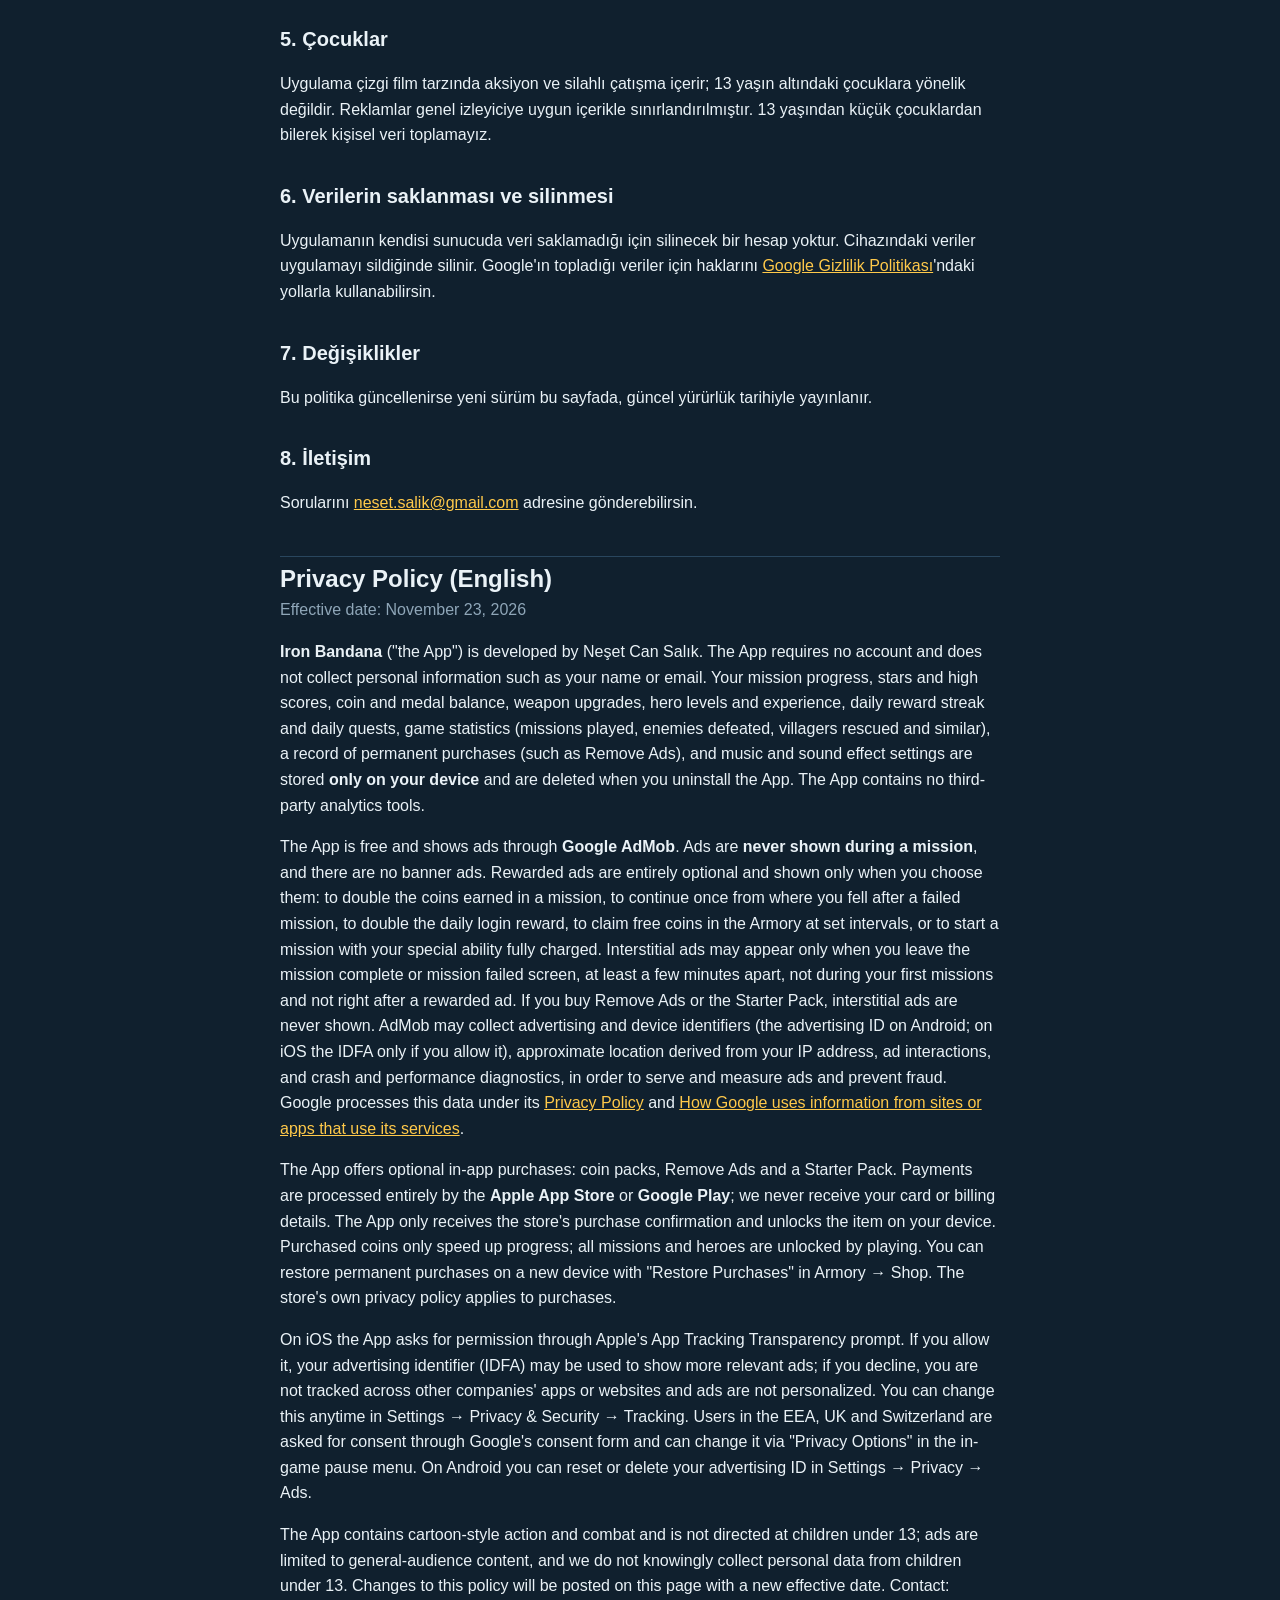
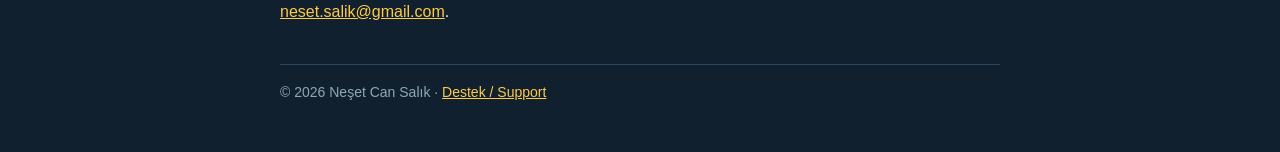
<file: iron-bandana/gizlilik.html>
<!doctype html>
<html lang="tr">
<head>
<meta charset="utf-8">
<meta name="viewport" content="width=device-width,initial-scale=1">
<title>Iron Bandana – Gizlilik Politikası</title>
<link rel="stylesheet" href="../style.css">
</head>
<body>
<main>
  <header>
    <img src="icon.png" alt="Iron Bandana simgesi">
    <div>
      <h1>Gizlilik Politikası</h1>
      <p class="sub">Iron Bandana · Yürürlük tarihi: 23 Kasım 2026</p>
    </div>
  </header>

  <p>Bu politika, Neşet Can Salık tarafından geliştirilen <strong>Iron Bandana</strong> oyununun ("Uygulama") hangi verileri nasıl işlediğini açıklar.</p>

  <h2>1. Uygulamanın kendisi topladığı veriler</h2>
  <p>Uygulama hesap ya da üyelik istemez; ad, e-posta, telefon numarası gibi kişisel bilgileri toplamaz. Görev ilerlemen, kazandığın yıldızlar ve en yüksek skorların, altın ve madalya bakiyen, silah yükseltmelerin, kahramanlarının seviye ve deneyim puanları, günlük ödül serin ve günlük görevlerin, oyun istatistiklerin (oynanan görev, etkisiz hale getirilen düşman, kurtarılan köylü gibi), satın aldığın kalıcı ürünlerin kaydı (ör. reklamsız) ile müzik ve ses efekti tercihlerin <strong>yalnızca cihazında</strong> saklanır, hiçbir sunucuya gönderilmez. Uygulamayı silmen bu verileri de siler. Uygulamada üçüncü taraf analiz aracı bulunmaz.</p>

  <h2>2. Reklamlar (Google AdMob)</h2>
  <p>Uygulama ücretsizdir ve Google AdMob ile reklam gösterir. Reklamlar <strong>görev sırasında asla gösterilmez</strong>; banner reklam yoktur:</p>
  <ul>
    <li><strong>Ödüllü reklamlar</strong> tamamen isteğe bağlıdır ve yalnızca sen seçtiğinde gösterilir: görev sonunda altını iki katına çıkarmak, görev başarısız olduğunda kaldığın yerden bir kez devam etmek, günlük giriş ödülünü iki katına çıkarmak, Cephanelik'te belirli aralıklarla bedava altın almak ya da göreve özel yetenek dolu başlamak için.</li>
    <li><strong>Geçiş reklamları</strong> yalnızca görev sonu ya da görev başarısız ekranından çıkarken, en az birkaç dakika arayla gösterilir; ilk görevlerinde ve ödüllü bir reklam izledikten hemen sonra gösterilmez. "Reklamsız" ya da "Başlangıç Paketi" satın aldıysan geçiş reklamları hiç gösterilmez.</li>
  </ul>
  <p>AdMob reklam göstermek, ölçmek ve dolandırıcılığı önlemek için şu verileri toplayabilir:</p>
  <ul>
    <li>Reklam kimliği ve cihaz tanımlayıcıları (Android'de reklam kimliği; iOS'ta yalnızca izin verirsen IDFA)</li>
    <li>IP adresinden tahmin edilen yaklaşık konum</li>
    <li>Gösterilen reklamlar ve reklamlarla etkileşimler</li>
    <li>Çökme, performans ve diğer tanılama verileri</li>
  </ul>
  <p>Bu verileri Google kendi politikalarına göre işler: <a href="https://policies.google.com/privacy">Google Gizlilik Politikası</a> ve <a href="https://policies.google.com/technologies/partner-sites">Google'ın, iş ortaklarının site ve uygulamalarındaki verileri kullanımı</a>.</p>

  <h2>3. Uygulama içi satın almalar</h2>
  <p>Uygulamada isteğe bağlı satın almalar bulunur: altın paketleri, "Reklamsız" ve "Başlangıç Paketi". Ödemeler tamamen <strong>Apple App Store</strong> ya da <strong>Google Play</strong> tarafından işlenir; kart bilgilerin ve fatura bilgilerin bize ulaşmaz. Uygulama yalnızca mağazanın gönderdiği satın alma onayını alır ve ilgili ürünü cihazında etkinleştirir. Satın alınan altın yalnızca ilerlemeyi hızlandırır; tüm görevler ve kahramanlar oynayarak açılır. Kalıcı ürünleri yeni bir cihazda Cephanelik → Mağaza ekranındaki "Satın Alımları Geri Yükle" düğmesiyle geri alabilirsin. Satın almalar için mağazanın kendi gizlilik politikası geçerlidir: <a href="https://www.apple.com/legal/privacy/">Apple</a>, <a href="https://policies.google.com/privacy">Google</a>.</p>

  <h2>4. İzin ve seçimlerin</h2>
  <ul>
    <li><strong>iOS:</strong> Uygulama, Apple'ın App Tracking Transparency (Uygulama İzleme Şeffaflığı) penceresiyle izin ister. İzin verirsen reklam kimliğin (IDFA) daha ilgili reklamlar göstermek için kullanılabilir; izin vermezsen seni diğer şirketlerin uygulama ve sitelerinde izlemeyiz ve reklamlar kişiselleştirilmez. Kararını istediğin zaman iPhone'unun Ayarlar → Gizlilik ve Güvenlik → İzleme bölümünden değiştirebilirsin.</li>
    <li><strong>Avrupa Ekonomik Alanı, Birleşik Krallık ve İsviçre:</strong> Google'ın onay formu ile izin istenir; seçimini oyun sırasında duraklat menüsündeki "Gizlilik Seçenekleri" düğmesinden değiştirebilirsin.</li>
    <li><strong>Android:</strong> Reklam kimliğini Ayarlar → Gizlilik → Reklamlar bölümünden sıfırlayabilir ya da silebilirsin.</li>
  </ul>

  <h2>5. Çocuklar</h2>
  <p>Uygulama çizgi film tarzında aksiyon ve silahlı çatışma içerir; 13 yaşın altındaki çocuklara yönelik değildir. Reklamlar genel izleyiciye uygun içerikle sınırlandırılmıştır. 13 yaşından küçük çocuklardan bilerek kişisel veri toplamayız.</p>

  <h2>6. Verilerin saklanması ve silinmesi</h2>
  <p>Uygulamanın kendisi sunucuda veri saklamadığı için silinecek bir hesap yoktur. Cihazındaki veriler uygulamayı sildiğinde silinir. Google'ın topladığı veriler için haklarını <a href="https://policies.google.com/privacy">Google Gizlilik Politikası</a>'ndaki yollarla kullanabilirsin.</p>

  <h2>7. Değişiklikler</h2>
  <p>Bu politika güncellenirse yeni sürüm bu sayfada, güncel yürürlük tarihiyle yayınlanır.</p>

  <h2>8. İletişim</h2>
  <p>Sorularını <a href="mailto:neset.salik@gmail.com">neset.salik@gmail.com</a> adresine gönderebilirsin.</p>

  <hr style="border:0;border-top:1px solid var(--rule);margin:40px 0 8px">

  <h1 style="font-size:24px">Privacy Policy (English)</h1>
  <p class="sub">Effective date: November 23, 2026</p>
  <p><strong>Iron Bandana</strong> ("the App") is developed by Neşet Can Salık. The App requires no account and does not collect personal information such as your name or email. Your mission progress, stars and high scores, coin and medal balance, weapon upgrades, hero levels and experience, daily reward streak and daily quests, game statistics (missions played, enemies defeated, villagers rescued and similar), a record of permanent purchases (such as Remove Ads), and music and sound effect settings are stored <strong>only on your device</strong> and are deleted when you uninstall the App. The App contains no third-party analytics tools.</p>
  <p>The App is free and shows ads through <strong>Google AdMob</strong>. Ads are <strong>never shown during a mission</strong>, and there are no banner ads. Rewarded ads are entirely optional and shown only when you choose them: to double the coins earned in a mission, to continue once from where you fell after a failed mission, to double the daily login reward, to claim free coins in the Armory at set intervals, or to start a mission with your special ability fully charged. Interstitial ads may appear only when you leave the mission complete or mission failed screen, at least a few minutes apart, not during your first missions and not right after a rewarded ad. If you buy Remove Ads or the Starter Pack, interstitial ads are never shown. AdMob may collect advertising and device identifiers (the advertising ID on Android; on iOS the IDFA only if you allow it), approximate location derived from your IP address, ad interactions, and crash and performance diagnostics, in order to serve and measure ads and prevent fraud. Google processes this data under its <a href="https://policies.google.com/privacy">Privacy Policy</a> and <a href="https://policies.google.com/technologies/partner-sites">How Google uses information from sites or apps that use its services</a>.</p>
  <p>The App offers optional in-app purchases: coin packs, Remove Ads and a Starter Pack. Payments are processed entirely by the <strong>Apple App Store</strong> or <strong>Google Play</strong>; we never receive your card or billing details. The App only receives the store's purchase confirmation and unlocks the item on your device. Purchased coins only speed up progress; all missions and heroes are unlocked by playing. You can restore permanent purchases on a new device with "Restore Purchases" in Armory → Shop. The store's own privacy policy applies to purchases.</p>
  <p>On iOS the App asks for permission through Apple's App Tracking Transparency prompt. If you allow it, your advertising identifier (IDFA) may be used to show more relevant ads; if you decline, you are not tracked across other companies' apps or websites and ads are not personalized. You can change this anytime in Settings → Privacy &amp; Security → Tracking. Users in the EEA, UK and Switzerland are asked for consent through Google's consent form and can change it via "Privacy Options" in the in-game pause menu. On Android you can reset or delete your advertising ID in Settings → Privacy → Ads.</p>
  <p>The App contains cartoon-style action and combat and is not directed at children under 13; ads are limited to general-audience content, and we do not knowingly collect personal data from children under 13. Changes to this policy will be posted on this page with a new effective date. Contact: <a href="mailto:neset.salik@gmail.com">neset.salik@gmail.com</a>.</p>

  <footer>© 2026 Neşet Can Salık · <a href="destek.html">Destek / Support</a></footer>
</main>
</body>
</html>
</file>
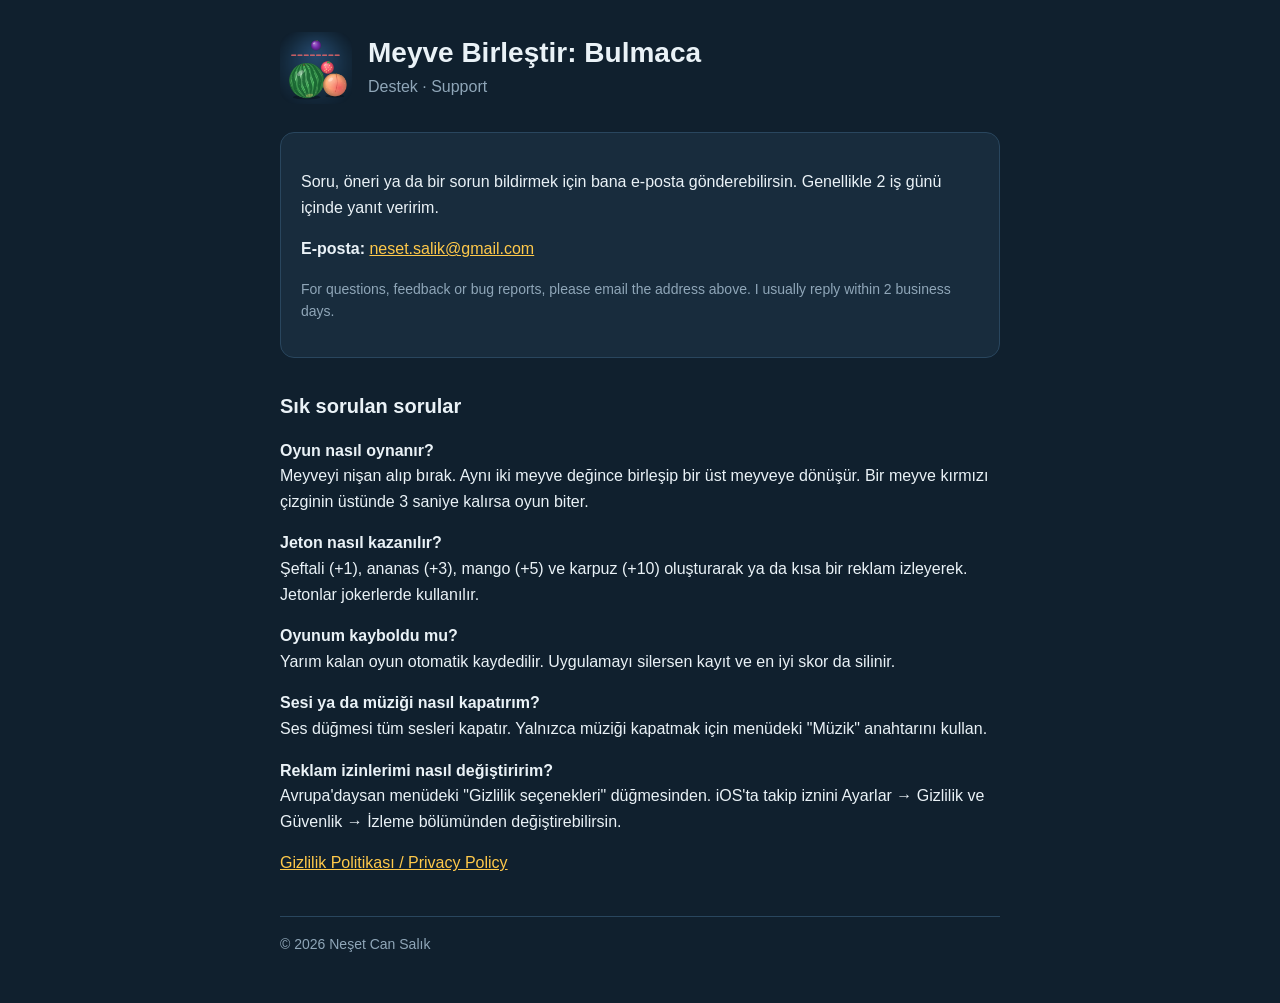
<file: meyve-birlestir/destek.html>
<!doctype html>
<html lang="tr">
<head>
<meta charset="utf-8">
<meta name="viewport" content="width=device-width,initial-scale=1">
<title>Meyve Birleştir – Destek</title>
<link rel="stylesheet" href="../style.css">
</head>
<body>
<main>
  <header>
    <img src="icon.png" alt="Meyve Birleştir simgesi">
    <div>
      <h1>Meyve Birleştir: Bulmaca</h1>
      <p class="sub">Destek · Support</p>
    </div>
  </header>

  <div class="card">
    <p>Soru, öneri ya da bir sorun bildirmek için bana e-posta gönderebilirsin. Genellikle 2 iş günü içinde yanıt veririm.</p>
    <p><strong>E-posta:</strong> <a href="mailto:neset.salik@gmail.com?subject=Meyve%20Birle%C5%9Ftir">neset.salik@gmail.com</a></p>
    <p class="lang">For questions, feedback or bug reports, please email the address above. I usually reply within 2 business days.</p>
  </div>

  <h2>Sık sorulan sorular</h2>
  <p><strong>Oyun nasıl oynanır?</strong><br>
  Meyveyi nişan alıp bırak. Aynı iki meyve değince birleşip bir üst meyveye dönüşür. Bir meyve kırmızı çizginin üstünde 3 saniye kalırsa oyun biter.</p>
  <p><strong>Jeton nasıl kazanılır?</strong><br>
  Şeftali (+1), ananas (+3), mango (+5) ve karpuz (+10) oluşturarak ya da kısa bir reklam izleyerek. Jetonlar jokerlerde kullanılır.</p>
  <p><strong>Oyunum kayboldu mu?</strong><br>
  Yarım kalan oyun otomatik kaydedilir. Uygulamayı silersen kayıt ve en iyi skor da silinir.</p>
  <p><strong>Sesi ya da müziği nasıl kapatırım?</strong><br>
  Ses düğmesi tüm sesleri kapatır. Yalnızca müziği kapatmak için menüdeki "Müzik" anahtarını kullan.</p>
  <p><strong>Reklam izinlerimi nasıl değiştiririm?</strong><br>
  Avrupa'daysan menüdeki "Gizlilik seçenekleri" düğmesinden. iOS'ta takip iznini Ayarlar → Gizlilik ve Güvenlik → İzleme bölümünden değiştirebilirsin.</p>

  <p><a href="gizlilik.html">Gizlilik Politikası / Privacy Policy</a></p>
  <footer>© 2026 Neşet Can Salık</footer>
</main>
</body>
</html>
</file>
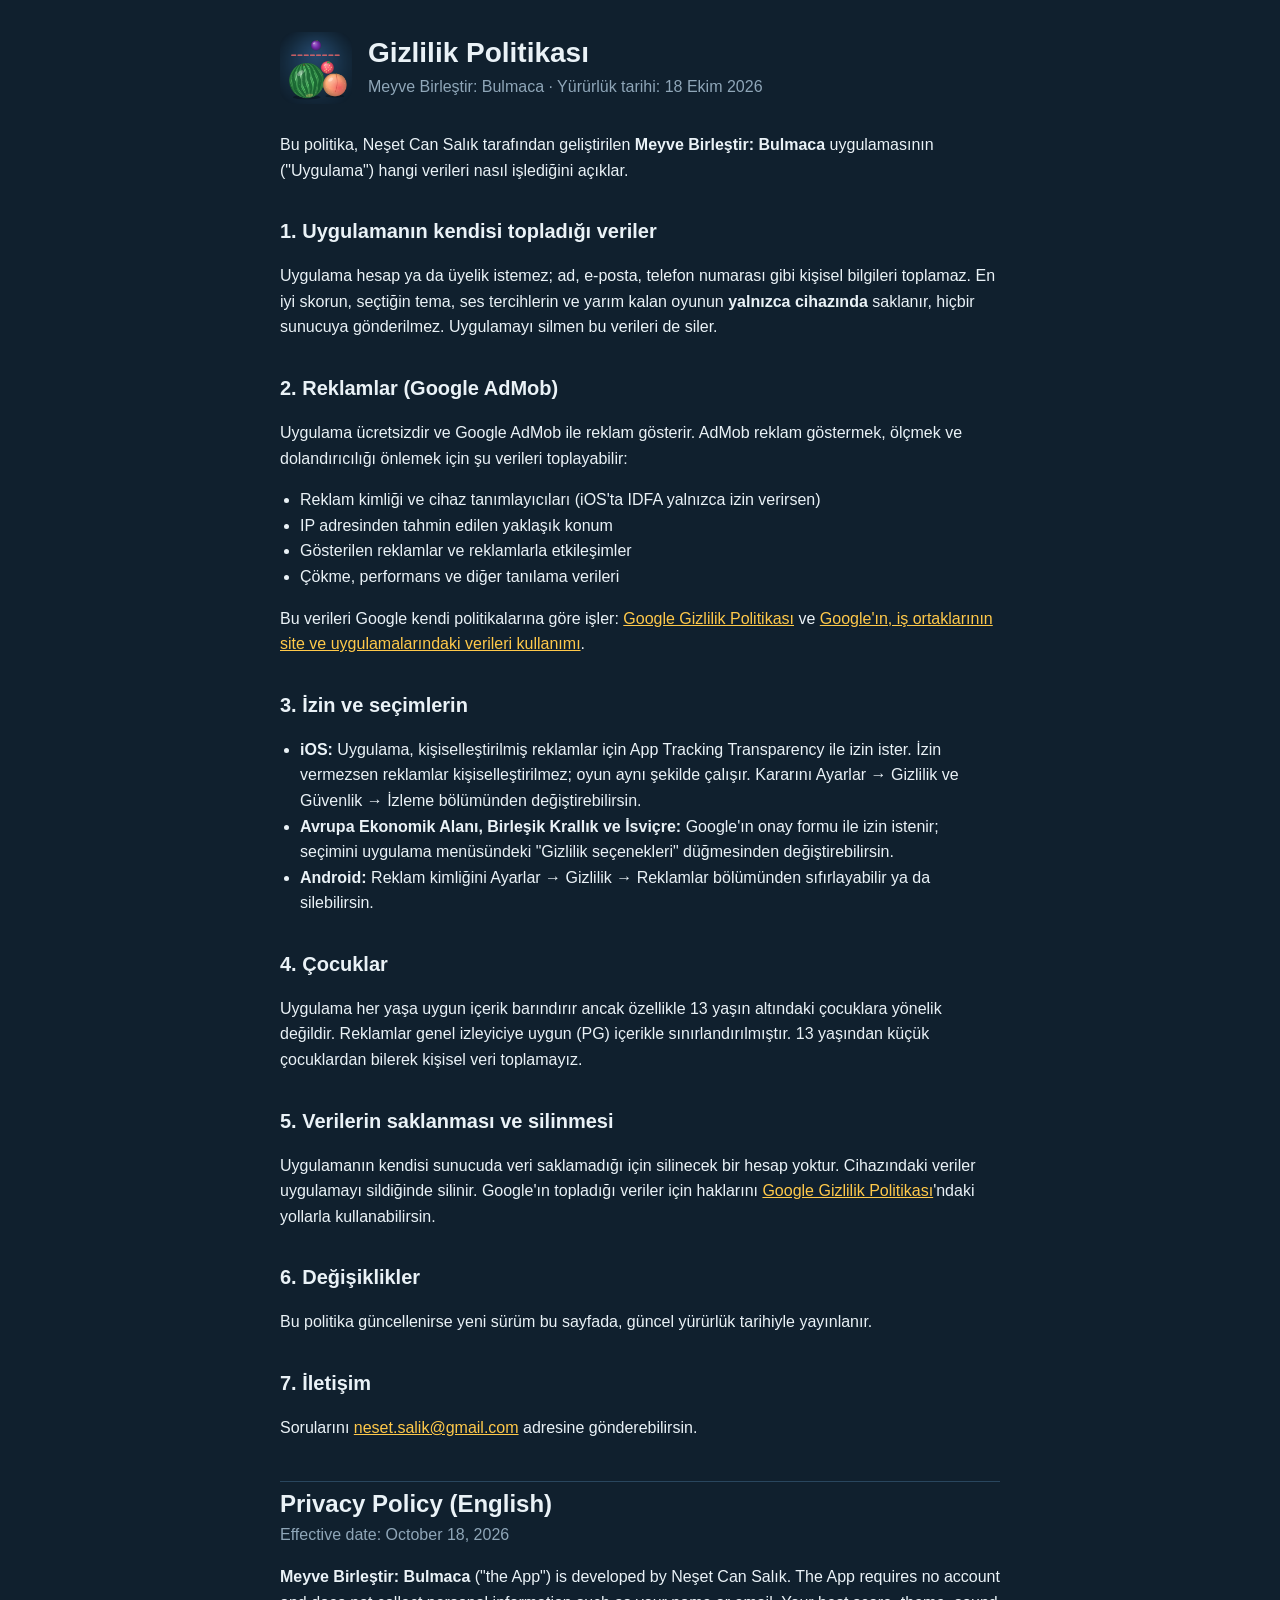
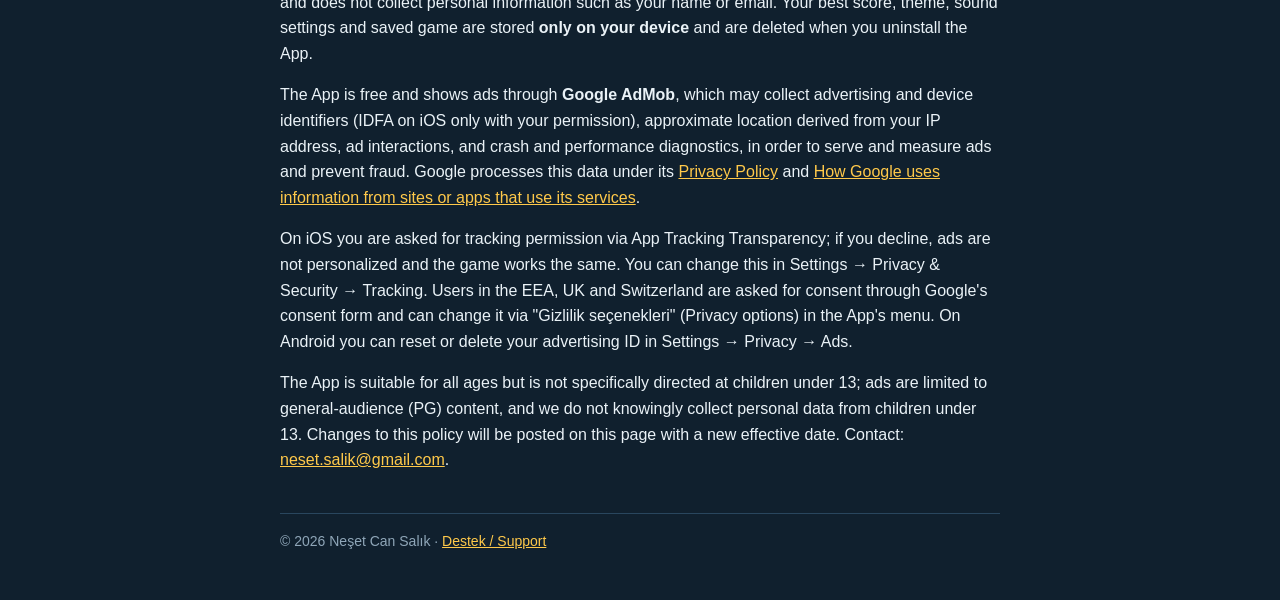
<file: meyve-birlestir/gizlilik.html>
<!doctype html>
<html lang="tr">
<head>
<meta charset="utf-8">
<meta name="viewport" content="width=device-width,initial-scale=1">
<title>Meyve Birleştir – Gizlilik Politikası</title>
<link rel="stylesheet" href="../style.css">
</head>
<body>
<main>
  <header>
    <img src="icon.png" alt="Meyve Birleştir simgesi">
    <div>
      <h1>Gizlilik Politikası</h1>
      <p class="sub">Meyve Birleştir: Bulmaca · Yürürlük tarihi: 18 Ekim 2026</p>
    </div>
  </header>

  <p>Bu politika, Neşet Can Salık tarafından geliştirilen <strong>Meyve Birleştir: Bulmaca</strong> uygulamasının ("Uygulama") hangi verileri nasıl işlediğini açıklar.</p>

  <h2>1. Uygulamanın kendisi topladığı veriler</h2>
  <p>Uygulama hesap ya da üyelik istemez; ad, e-posta, telefon numarası gibi kişisel bilgileri toplamaz. En iyi skorun, seçtiğin tema, ses tercihlerin ve yarım kalan oyunun <strong>yalnızca cihazında</strong> saklanır, hiçbir sunucuya gönderilmez. Uygulamayı silmen bu verileri de siler.</p>

  <h2>2. Reklamlar (Google AdMob)</h2>
  <p>Uygulama ücretsizdir ve Google AdMob ile reklam gösterir. AdMob reklam göstermek, ölçmek ve dolandırıcılığı önlemek için şu verileri toplayabilir:</p>
  <ul>
    <li>Reklam kimliği ve cihaz tanımlayıcıları (iOS'ta IDFA yalnızca izin verirsen)</li>
    <li>IP adresinden tahmin edilen yaklaşık konum</li>
    <li>Gösterilen reklamlar ve reklamlarla etkileşimler</li>
    <li>Çökme, performans ve diğer tanılama verileri</li>
  </ul>
  <p>Bu verileri Google kendi politikalarına göre işler: <a href="https://policies.google.com/privacy">Google Gizlilik Politikası</a> ve <a href="https://policies.google.com/technologies/partner-sites">Google'ın, iş ortaklarının site ve uygulamalarındaki verileri kullanımı</a>.</p>

  <h2>3. İzin ve seçimlerin</h2>
  <ul>
    <li><strong>iOS:</strong> Uygulama, kişiselleştirilmiş reklamlar için App Tracking Transparency ile izin ister. İzin vermezsen reklamlar kişiselleştirilmez; oyun aynı şekilde çalışır. Kararını Ayarlar → Gizlilik ve Güvenlik → İzleme bölümünden değiştirebilirsin.</li>
    <li><strong>Avrupa Ekonomik Alanı, Birleşik Krallık ve İsviçre:</strong> Google'ın onay formu ile izin istenir; seçimini uygulama menüsündeki "Gizlilik seçenekleri" düğmesinden değiştirebilirsin.</li>
    <li><strong>Android:</strong> Reklam kimliğini Ayarlar → Gizlilik → Reklamlar bölümünden sıfırlayabilir ya da silebilirsin.</li>
  </ul>

  <h2>4. Çocuklar</h2>
  <p>Uygulama her yaşa uygun içerik barındırır ancak özellikle 13 yaşın altındaki çocuklara yönelik değildir. Reklamlar genel izleyiciye uygun (PG) içerikle sınırlandırılmıştır. 13 yaşından küçük çocuklardan bilerek kişisel veri toplamayız.</p>

  <h2>5. Verilerin saklanması ve silinmesi</h2>
  <p>Uygulamanın kendisi sunucuda veri saklamadığı için silinecek bir hesap yoktur. Cihazındaki veriler uygulamayı sildiğinde silinir. Google'ın topladığı veriler için haklarını <a href="https://policies.google.com/privacy">Google Gizlilik Politikası</a>'ndaki yollarla kullanabilirsin.</p>

  <h2>6. Değişiklikler</h2>
  <p>Bu politika güncellenirse yeni sürüm bu sayfada, güncel yürürlük tarihiyle yayınlanır.</p>

  <h2>7. İletişim</h2>
  <p>Sorularını <a href="mailto:neset.salik@gmail.com">neset.salik@gmail.com</a> adresine gönderebilirsin.</p>

  <hr style="border:0;border-top:1px solid var(--rule);margin:40px 0 8px">

  <h1 style="font-size:24px">Privacy Policy (English)</h1>
  <p class="sub">Effective date: October 18, 2026</p>
  <p><strong>Meyve Birleştir: Bulmaca</strong> ("the App") is developed by Neşet Can Salık. The App requires no account and does not collect personal information such as your name or email. Your best score, theme, sound settings and saved game are stored <strong>only on your device</strong> and are deleted when you uninstall the App.</p>
  <p>The App is free and shows ads through <strong>Google AdMob</strong>, which may collect advertising and device identifiers (IDFA on iOS only with your permission), approximate location derived from your IP address, ad interactions, and crash and performance diagnostics, in order to serve and measure ads and prevent fraud. Google processes this data under its <a href="https://policies.google.com/privacy">Privacy Policy</a> and <a href="https://policies.google.com/technologies/partner-sites">How Google uses information from sites or apps that use its services</a>.</p>
  <p>On iOS you are asked for tracking permission via App Tracking Transparency; if you decline, ads are not personalized and the game works the same. You can change this in Settings → Privacy &amp; Security → Tracking. Users in the EEA, UK and Switzerland are asked for consent through Google's consent form and can change it via "Gizlilik seçenekleri" (Privacy options) in the App's menu. On Android you can reset or delete your advertising ID in Settings → Privacy → Ads.</p>
  <p>The App is suitable for all ages but is not specifically directed at children under 13; ads are limited to general-audience (PG) content, and we do not knowingly collect personal data from children under 13. Changes to this policy will be posted on this page with a new effective date. Contact: <a href="mailto:neset.salik@gmail.com">neset.salik@gmail.com</a>.</p>

  <footer>© 2026 Neşet Can Salık · <a href="destek.html">Destek / Support</a></footer>
</main>
</body>
</html>
</file>
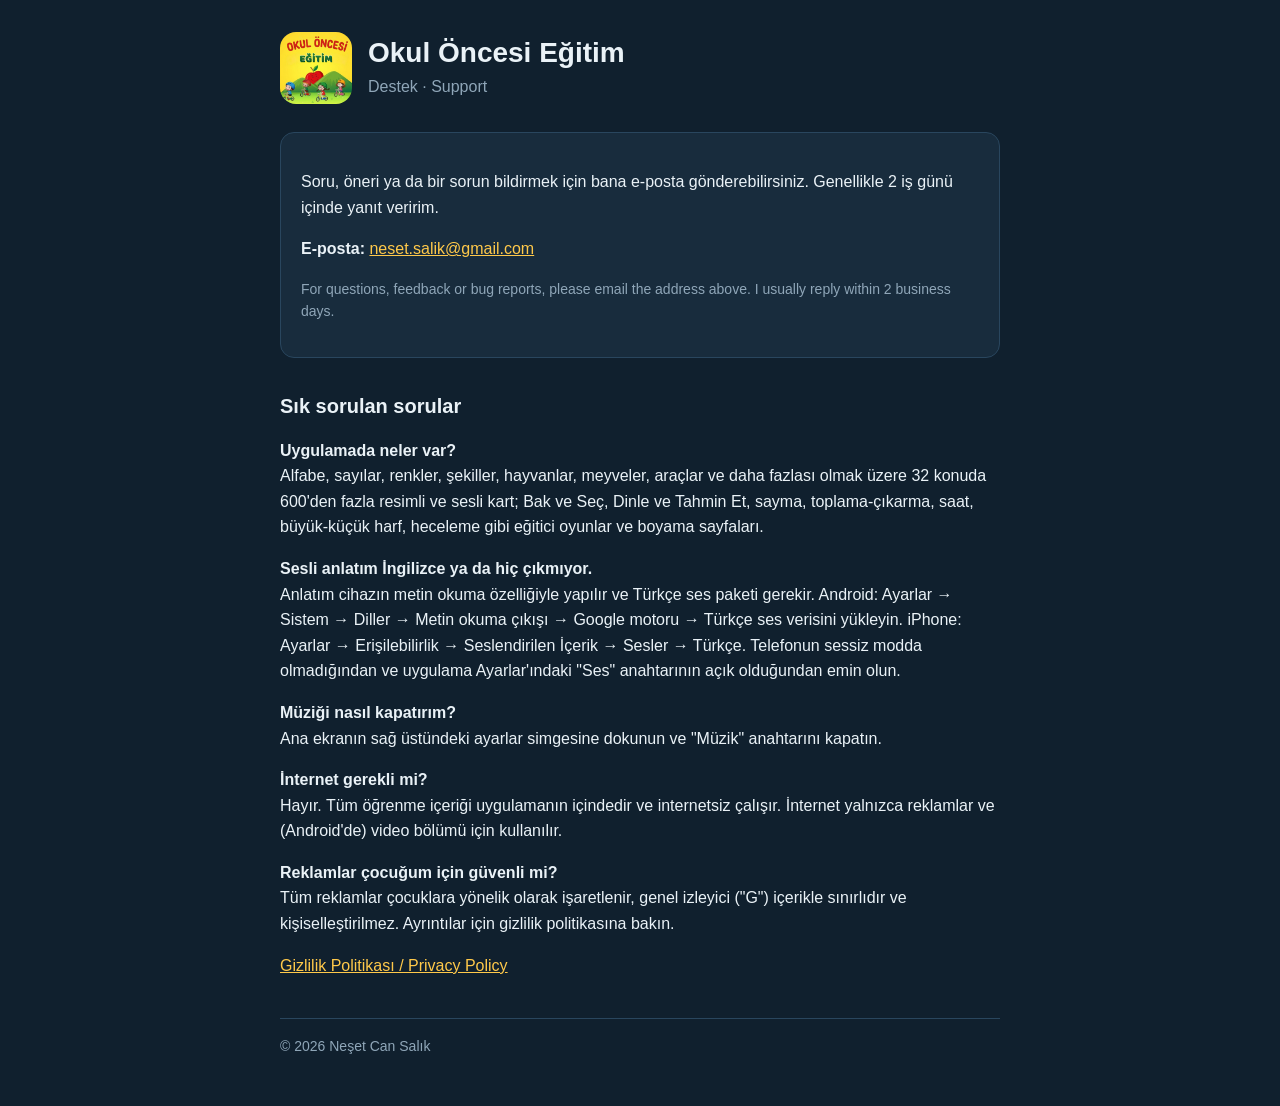
<file: okul-oncesi/destek.html>
<!doctype html>
<html lang="tr">
<head>
<meta charset="utf-8">
<meta name="viewport" content="width=device-width,initial-scale=1">
<title>Okul Öncesi Eğitim – Destek</title>
<link rel="stylesheet" href="../style.css">
</head>
<body>
<main>
  <header>
    <img src="icon.png" alt="Okul Öncesi Eğitim simgesi">
    <div>
      <h1>Okul Öncesi Eğitim</h1>
      <p class="sub">Destek · Support</p>
    </div>
  </header>

  <div class="card">
    <p>Soru, öneri ya da bir sorun bildirmek için bana e-posta gönderebilirsiniz. Genellikle 2 iş günü içinde yanıt veririm.</p>
    <p><strong>E-posta:</strong> <a href="mailto:neset.salik@gmail.com?subject=Okul%20%C3%96ncesi%20E%C4%9Fitim">neset.salik@gmail.com</a></p>
    <p class="lang">For questions, feedback or bug reports, please email the address above. I usually reply within 2 business days.</p>
  </div>

  <h2>Sık sorulan sorular</h2>
  <p><strong>Uygulamada neler var?</strong><br>
  Alfabe, sayılar, renkler, şekiller, hayvanlar, meyveler, araçlar ve daha fazlası olmak üzere 32 konuda 600'den fazla resimli ve sesli kart; Bak ve Seç, Dinle ve Tahmin Et, sayma, toplama-çıkarma, saat, büyük-küçük harf, heceleme gibi eğitici oyunlar ve boyama sayfaları.</p>
  <p><strong>Sesli anlatım İngilizce ya da hiç çıkmıyor.</strong><br>
  Anlatım cihazın metin okuma özelliğiyle yapılır ve Türkçe ses paketi gerekir. Android: Ayarlar → Sistem → Diller → Metin okuma çıkışı → Google motoru → Türkçe ses verisini yükleyin. iPhone: Ayarlar → Erişilebilirlik → Seslendirilen İçerik → Sesler → Türkçe. Telefonun sessiz modda olmadığından ve uygulama Ayarlar'ındaki "Ses" anahtarının açık olduğundan emin olun.</p>
  <p><strong>Müziği nasıl kapatırım?</strong><br>
  Ana ekranın sağ üstündeki ayarlar simgesine dokunun ve "Müzik" anahtarını kapatın.</p>
  <p><strong>İnternet gerekli mi?</strong><br>
  Hayır. Tüm öğrenme içeriği uygulamanın içindedir ve internetsiz çalışır. İnternet yalnızca reklamlar ve (Android'de) video bölümü için kullanılır.</p>
  <p><strong>Reklamlar çocuğum için güvenli mi?</strong><br>
  Tüm reklamlar çocuklara yönelik olarak işaretlenir, genel izleyici ("G") içerikle sınırlıdır ve kişiselleştirilmez. Ayrıntılar için gizlilik politikasına bakın.</p>

  <p><a href="gizlilik.html">Gizlilik Politikası / Privacy Policy</a></p>
  <footer>© 2026 Neşet Can Salık</footer>
</main>
</body>
</html>
</file>
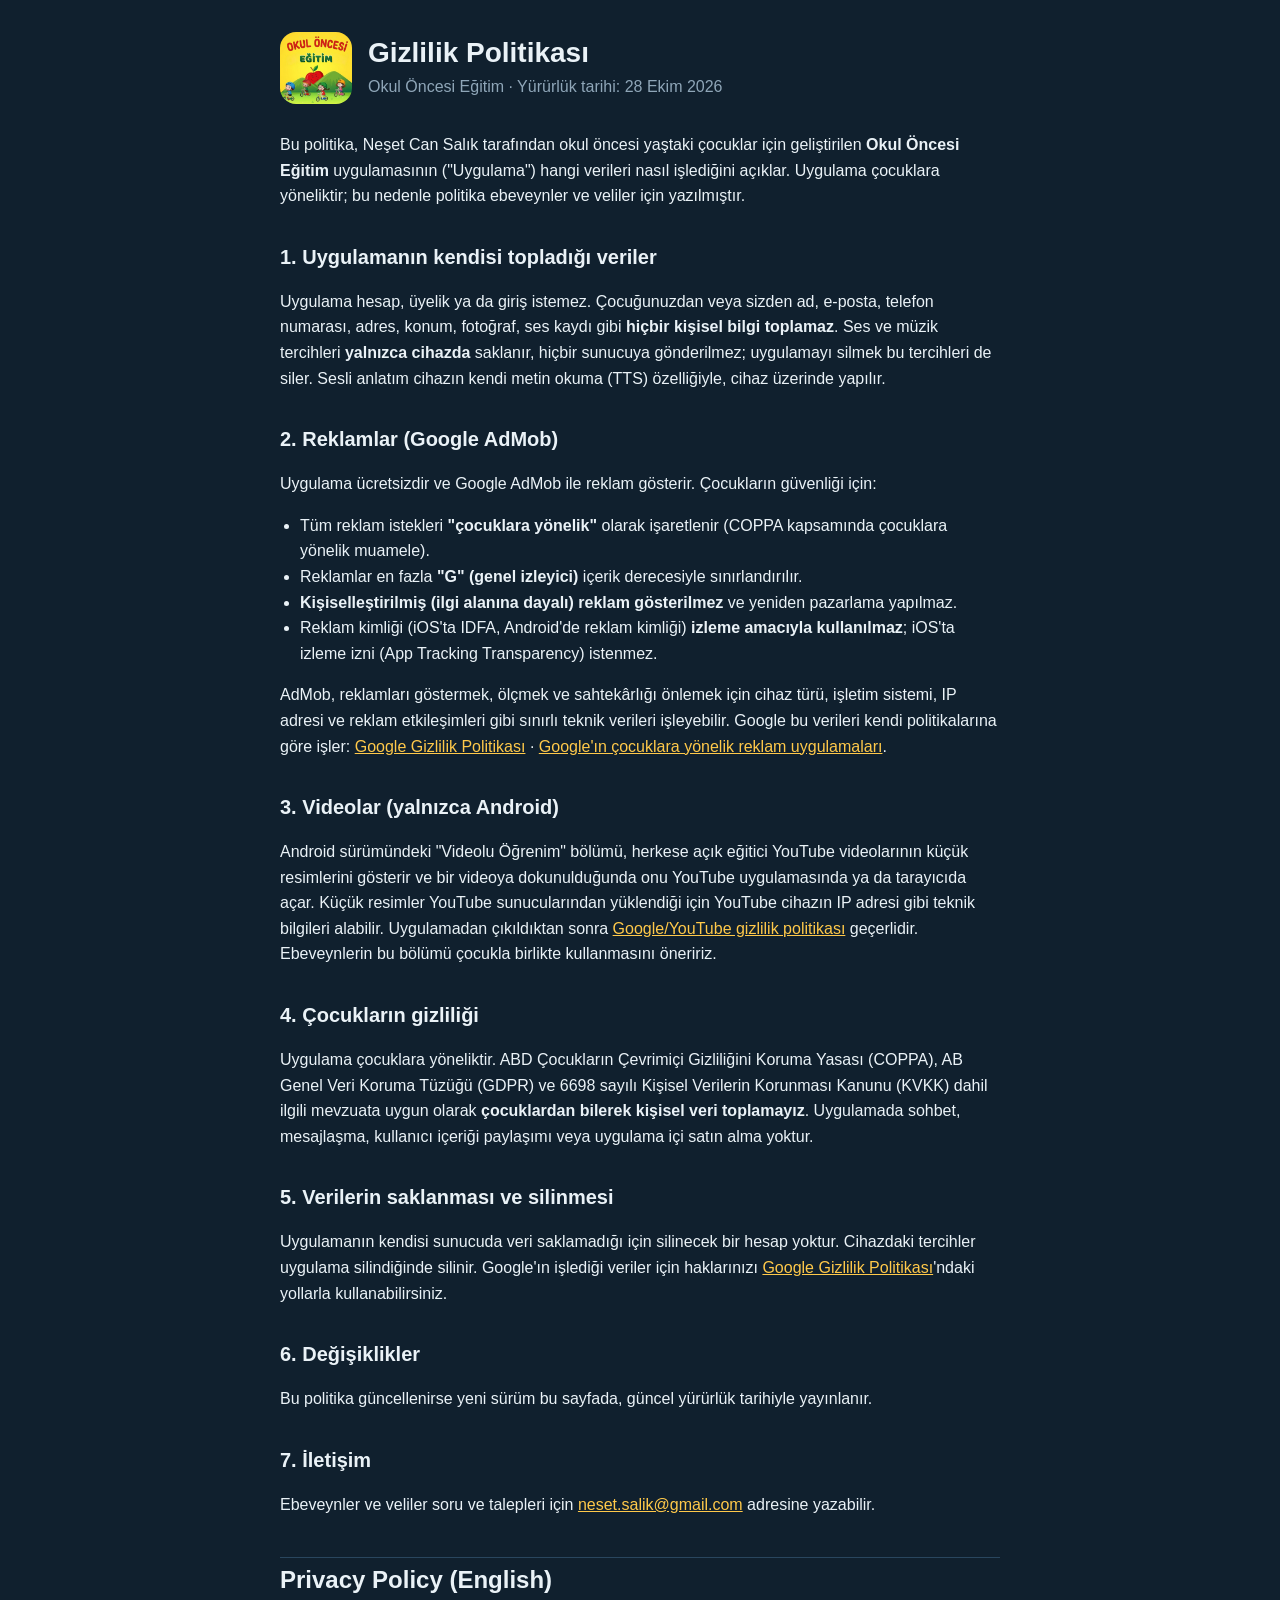
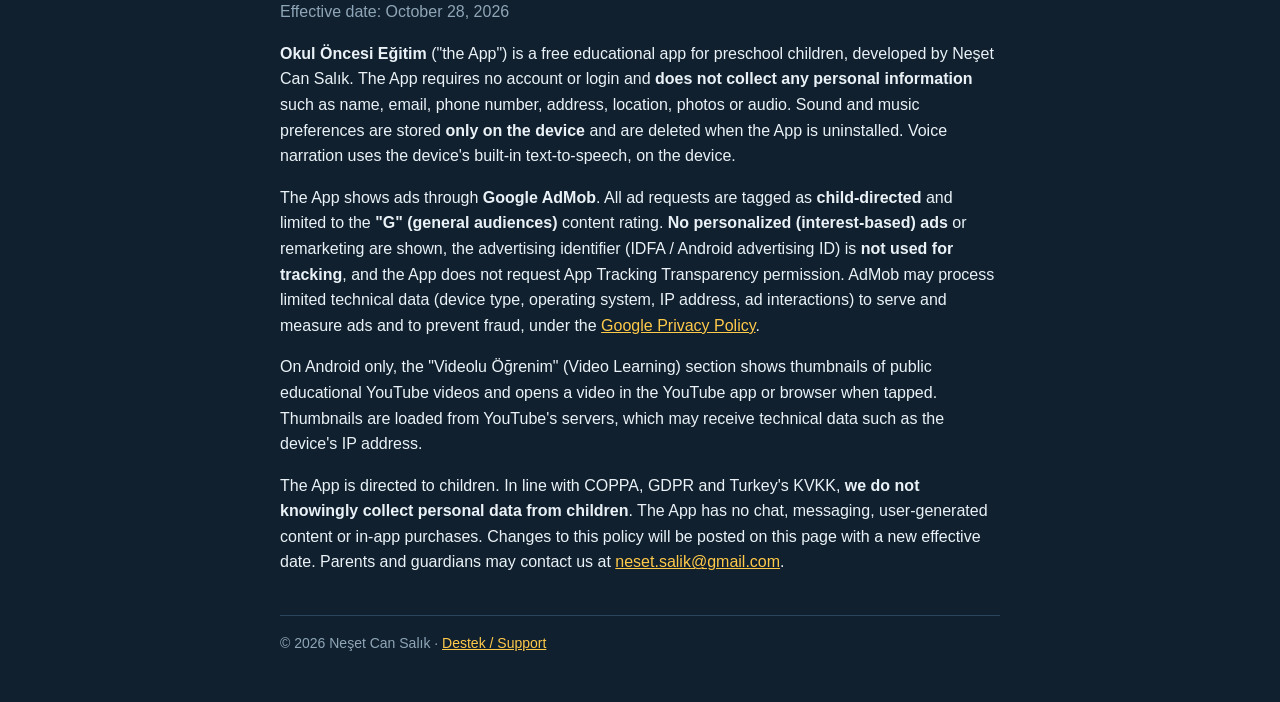
<file: okul-oncesi/gizlilik.html>
<!doctype html>
<html lang="tr">
<head>
<meta charset="utf-8">
<meta name="viewport" content="width=device-width,initial-scale=1">
<title>Okul Öncesi Eğitim – Gizlilik Politikası</title>
<link rel="stylesheet" href="../style.css">
</head>
<body>
<main>
  <header>
    <img src="icon.png" alt="Okul Öncesi Eğitim simgesi">
    <div>
      <h1>Gizlilik Politikası</h1>
      <p class="sub">Okul Öncesi Eğitim · Yürürlük tarihi: 28 Ekim 2026</p>
    </div>
  </header>

  <p>Bu politika, Neşet Can Salık tarafından okul öncesi yaştaki çocuklar için geliştirilen <strong>Okul Öncesi Eğitim</strong> uygulamasının ("Uygulama") hangi verileri nasıl işlediğini açıklar. Uygulama çocuklara yöneliktir; bu nedenle politika ebeveynler ve veliler için yazılmıştır.</p>

  <h2>1. Uygulamanın kendisi topladığı veriler</h2>
  <p>Uygulama hesap, üyelik ya da giriş istemez. Çocuğunuzdan veya sizden ad, e-posta, telefon numarası, adres, konum, fotoğraf, ses kaydı gibi <strong>hiçbir kişisel bilgi toplamaz</strong>. Ses ve müzik tercihleri <strong>yalnızca cihazda</strong> saklanır, hiçbir sunucuya gönderilmez; uygulamayı silmek bu tercihleri de siler. Sesli anlatım cihazın kendi metin okuma (TTS) özelliğiyle, cihaz üzerinde yapılır.</p>

  <h2>2. Reklamlar (Google AdMob)</h2>
  <p>Uygulama ücretsizdir ve Google AdMob ile reklam gösterir. Çocukların güvenliği için:</p>
  <ul>
    <li>Tüm reklam istekleri <strong>"çocuklara yönelik"</strong> olarak işaretlenir (COPPA kapsamında çocuklara yönelik muamele).</li>
    <li>Reklamlar en fazla <strong>"G" (genel izleyici)</strong> içerik derecesiyle sınırlandırılır.</li>
    <li><strong>Kişiselleştirilmiş (ilgi alanına dayalı) reklam gösterilmez</strong> ve yeniden pazarlama yapılmaz.</li>
    <li>Reklam kimliği (iOS'ta IDFA, Android'de reklam kimliği) <strong>izleme amacıyla kullanılmaz</strong>; iOS'ta izleme izni (App Tracking Transparency) istenmez.</li>
  </ul>
  <p>AdMob, reklamları göstermek, ölçmek ve sahtekârlığı önlemek için cihaz türü, işletim sistemi, IP adresi ve reklam etkileşimleri gibi sınırlı teknik verileri işleyebilir. Google bu verileri kendi politikalarına göre işler: <a href="https://policies.google.com/privacy">Google Gizlilik Politikası</a> · <a href="https://support.google.com/admob/answer/6223431">Google'ın çocuklara yönelik reklam uygulamaları</a>.</p>

  <h2>3. Videolar (yalnızca Android)</h2>
  <p>Android sürümündeki "Videolu Öğrenim" bölümü, herkese açık eğitici YouTube videolarının küçük resimlerini gösterir ve bir videoya dokunulduğunda onu YouTube uygulamasında ya da tarayıcıda açar. Küçük resimler YouTube sunucularından yüklendiği için YouTube cihazın IP adresi gibi teknik bilgileri alabilir. Uygulamadan çıkıldıktan sonra <a href="https://policies.google.com/privacy">Google/YouTube gizlilik politikası</a> geçerlidir. Ebeveynlerin bu bölümü çocukla birlikte kullanmasını öneririz.</p>

  <h2>4. Çocukların gizliliği</h2>
  <p>Uygulama çocuklara yöneliktir. ABD Çocukların Çevrimiçi Gizliliğini Koruma Yasası (COPPA), AB Genel Veri Koruma Tüzüğü (GDPR) ve 6698 sayılı Kişisel Verilerin Korunması Kanunu (KVKK) dahil ilgili mevzuata uygun olarak <strong>çocuklardan bilerek kişisel veri toplamayız</strong>. Uygulamada sohbet, mesajlaşma, kullanıcı içeriği paylaşımı veya uygulama içi satın alma yoktur.</p>

  <h2>5. Verilerin saklanması ve silinmesi</h2>
  <p>Uygulamanın kendisi sunucuda veri saklamadığı için silinecek bir hesap yoktur. Cihazdaki tercihler uygulama silindiğinde silinir. Google'ın işlediği veriler için haklarınızı <a href="https://policies.google.com/privacy">Google Gizlilik Politikası</a>'ndaki yollarla kullanabilirsiniz.</p>

  <h2>6. Değişiklikler</h2>
  <p>Bu politika güncellenirse yeni sürüm bu sayfada, güncel yürürlük tarihiyle yayınlanır.</p>

  <h2>7. İletişim</h2>
  <p>Ebeveynler ve veliler soru ve talepleri için <a href="mailto:neset.salik@gmail.com">neset.salik@gmail.com</a> adresine yazabilir.</p>

  <hr style="border:0;border-top:1px solid var(--rule);margin:40px 0 8px">

  <h1 style="font-size:24px">Privacy Policy (English)</h1>
  <p class="sub">Effective date: October 28, 2026</p>
  <p><strong>Okul Öncesi Eğitim</strong> ("the App") is a free educational app for preschool children, developed by Neşet Can Salık. The App requires no account or login and <strong>does not collect any personal information</strong> such as name, email, phone number, address, location, photos or audio. Sound and music preferences are stored <strong>only on the device</strong> and are deleted when the App is uninstalled. Voice narration uses the device's built-in text-to-speech, on the device.</p>
  <p>The App shows ads through <strong>Google AdMob</strong>. All ad requests are tagged as <strong>child-directed</strong> and limited to the <strong>"G" (general audiences)</strong> content rating. <strong>No personalized (interest-based) ads</strong> or remarketing are shown, the advertising identifier (IDFA / Android advertising ID) is <strong>not used for tracking</strong>, and the App does not request App Tracking Transparency permission. AdMob may process limited technical data (device type, operating system, IP address, ad interactions) to serve and measure ads and to prevent fraud, under the <a href="https://policies.google.com/privacy">Google Privacy Policy</a>.</p>
  <p>On Android only, the "Videolu Öğrenim" (Video Learning) section shows thumbnails of public educational YouTube videos and opens a video in the YouTube app or browser when tapped. Thumbnails are loaded from YouTube's servers, which may receive technical data such as the device's IP address.</p>
  <p>The App is directed to children. In line with COPPA, GDPR and Turkey's KVKK, <strong>we do not knowingly collect personal data from children</strong>. The App has no chat, messaging, user-generated content or in-app purchases. Changes to this policy will be posted on this page with a new effective date. Parents and guardians may contact us at <a href="mailto:neset.salik@gmail.com">neset.salik@gmail.com</a>.</p>

  <footer>© 2026 Neşet Can Salık · <a href="destek.html">Destek / Support</a></footer>
</main>
</body>
</html>
</file>
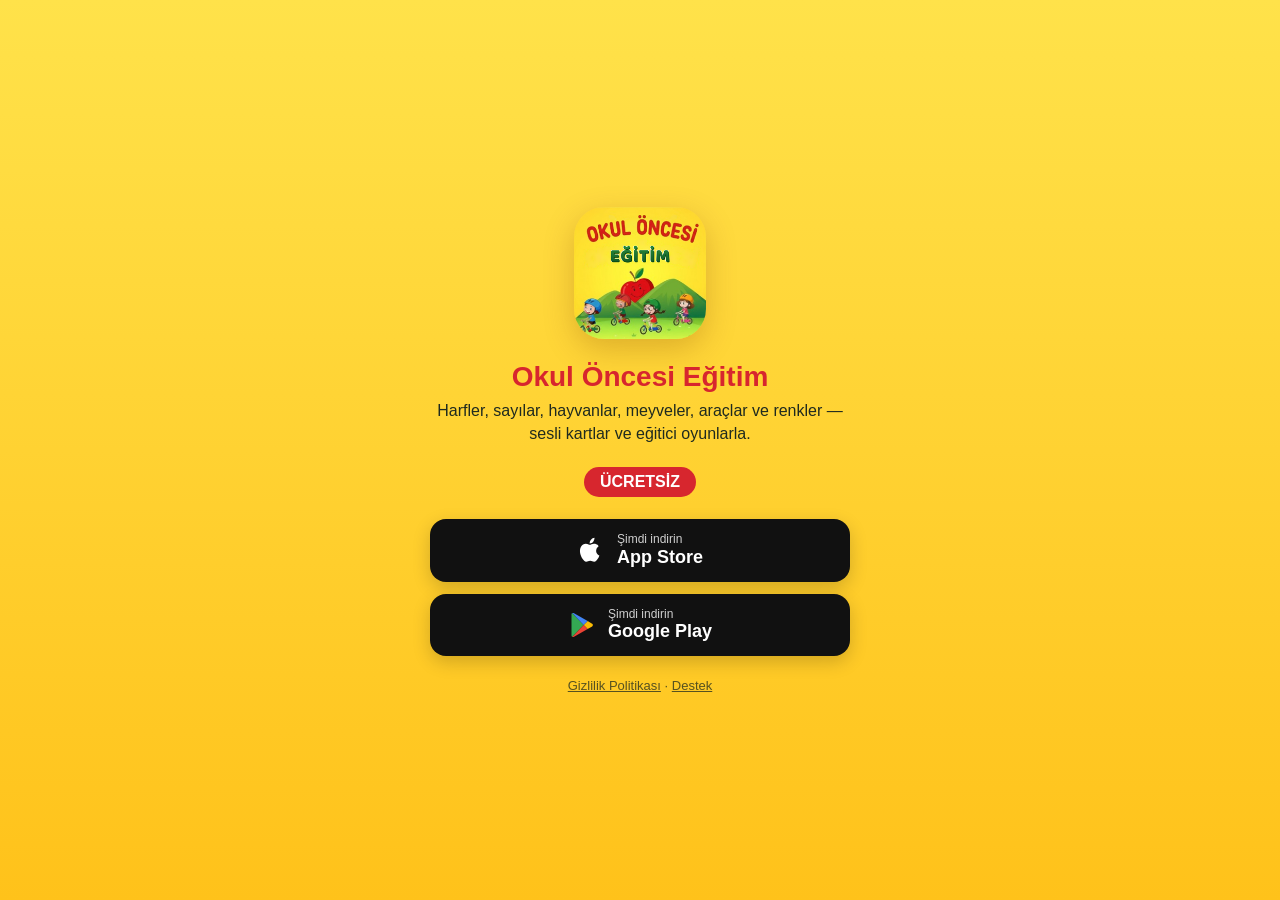
<file: okul-oncesi/indir.html>
<!doctype html>
<html lang="tr">
<head>
<meta charset="utf-8">
<meta name="viewport" content="width=device-width,initial-scale=1">
<title>Okul Öncesi Eğitim – İndir</title>
<meta name="description" content="Okul Öncesi Eğitim uygulamasını App Store ve Google Play'den ücretsiz indirin.">
<meta property="og:title" content="Okul Öncesi Eğitim – Ücretsiz İndir">
<meta property="og:description" content="Harfler, sayılar, hayvanlar, meyveler, araçlar ve renkler: sesli kartlar ve eğitici oyunlar.">
<meta property="og:image" content="https://cansalik.github.io/okul-oncesi/icon.png">
<style>
  :root{--bg:#FFDC26;--ink:#1f2a1f;--card:#ffffff}
  *{box-sizing:border-box}
  body{margin:0;min-height:100vh;background:linear-gradient(#FFE24A,#FFC21A);font-family:-apple-system,BlinkMacSystemFont,"Segoe UI",Roboto,sans-serif;color:var(--ink);display:flex;align-items:center;justify-content:center;padding:24px 16px}
  main{width:100%;max-width:420px;text-align:center}
  .icon{width:132px;height:132px;border-radius:30px;box-shadow:0 10px 30px rgba(120,60,0,.25)}
  h1{font-size:28px;margin:18px 0 6px;color:#D7262E}
  p{margin:0 0 22px;font-size:16px;line-height:1.45}
  .free{display:inline-block;background:#D7262E;color:#fff;font-weight:700;padding:6px 16px;border-radius:999px;margin-bottom:22px}
  a.btn{display:flex;align-items:center;justify-content:center;gap:12px;background:#111;color:#fff;text-decoration:none;border-radius:16px;padding:14px 18px;margin:0 0 12px;font-size:18px;font-weight:600;box-shadow:0 6px 18px rgba(0,0,0,.18)}
  a.btn small{display:block;font-size:12px;font-weight:400;opacity:.8;text-align:left}
  a.btn span{text-align:left;line-height:1.15}
  a.btn svg{width:28px;height:28px;flex:none}
  footer{margin-top:22px;font-size:13px;opacity:.75}
  footer a{color:inherit}
</style>
</head>
<body>
<main>
  <img class="icon" src="icon.png" alt="Okul Öncesi Eğitim simgesi">
  <h1>Okul Öncesi Eğitim</h1>
  <p>Harfler, sayılar, hayvanlar, meyveler, araçlar ve renkler — sesli kartlar ve eğitici oyunlarla.</p>
  <div class="free">ÜCRETSİZ</div>

  <a class="btn" id="ios" href="https://apps.apple.com/app/id6823739656">
    <svg viewBox="0 0 24 24" fill="#fff" aria-hidden="true"><path d="M16.4 12.6c0-2.6 2.1-3.8 2.2-3.9-1.2-1.8-3.1-2-3.7-2-1.6-.2-3.1.9-3.9.9-.8 0-2-.9-3.4-.9-1.7 0-3.3 1-4.2 2.6-1.8 3.1-.5 7.7 1.3 10.2.9 1.2 1.9 2.6 3.2 2.6 1.3-.1 1.8-.8 3.4-.8s2 .8 3.4.8c1.4 0 2.3-1.3 3.1-2.5 1-1.4 1.4-2.8 1.4-2.9 0 0-2.8-1.1-2.8-4.1zM13.9 4.9c.7-.9 1.2-2.1 1.1-3.3-1 0-2.3.7-3 1.6-.7.8-1.3 2-1.1 3.2 1.1.1 2.3-.6 3-1.5z"/></svg>
    <span><small>Şimdi indirin</small>App Store</span>
  </a>
  <a class="btn" id="android" href="https://play.google.com/store/apps/details?id=com.nesetcansalik.kidspreschool.app">
    <svg viewBox="0 0 24 24" aria-hidden="true"><path fill="#34A853" d="M3.6 1.8 13.4 12l-9.8 10.2c-.4-.2-.6-.7-.6-1.2V3c0-.5.2-1 .6-1.2z"/><path fill="#FBBC04" d="m16.8 8.6-3.4 3.4 3.4 3.4 3.9-2.2c.8-.5.8-1.7 0-2.2z"/><path fill="#4285F4" d="M3.6 1.8c.3-.2.8-.2 1.2 0l12 6.8-3.4 3.4z"/><path fill="#EA4335" d="M13.4 12l3.4 3.4-12 6.8c-.4.2-.9.2-1.2 0z"/></svg>
    <span><small>Şimdi indirin</small>Google Play</span>
  </a>

  <footer><a href="gizlilik.html">Gizlilik Politikası</a> · <a href="destek.html">Destek</a></footer>
</main>
<script>
  // Telefona göre doğru mağazaya otomatik yönlendirme (?kal eklenirse yönlendirmez)
  (function(){
    if (location.search.indexOf('kal') !== -1) return;
    var ua = navigator.userAgent || '';
    var isIOS = /iPhone|iPad|iPod/i.test(ua) || (navigator.platform === 'MacIntel' && navigator.maxTouchPoints > 1);
    var isAndroid = /Android/i.test(ua);
    var target = isIOS ? document.getElementById('ios').href : (isAndroid ? document.getElementById('android').href : null);
    if (target) setTimeout(function(){ location.replace(target); }, 300);
  })();
</script>
</body>
</html>
</file>
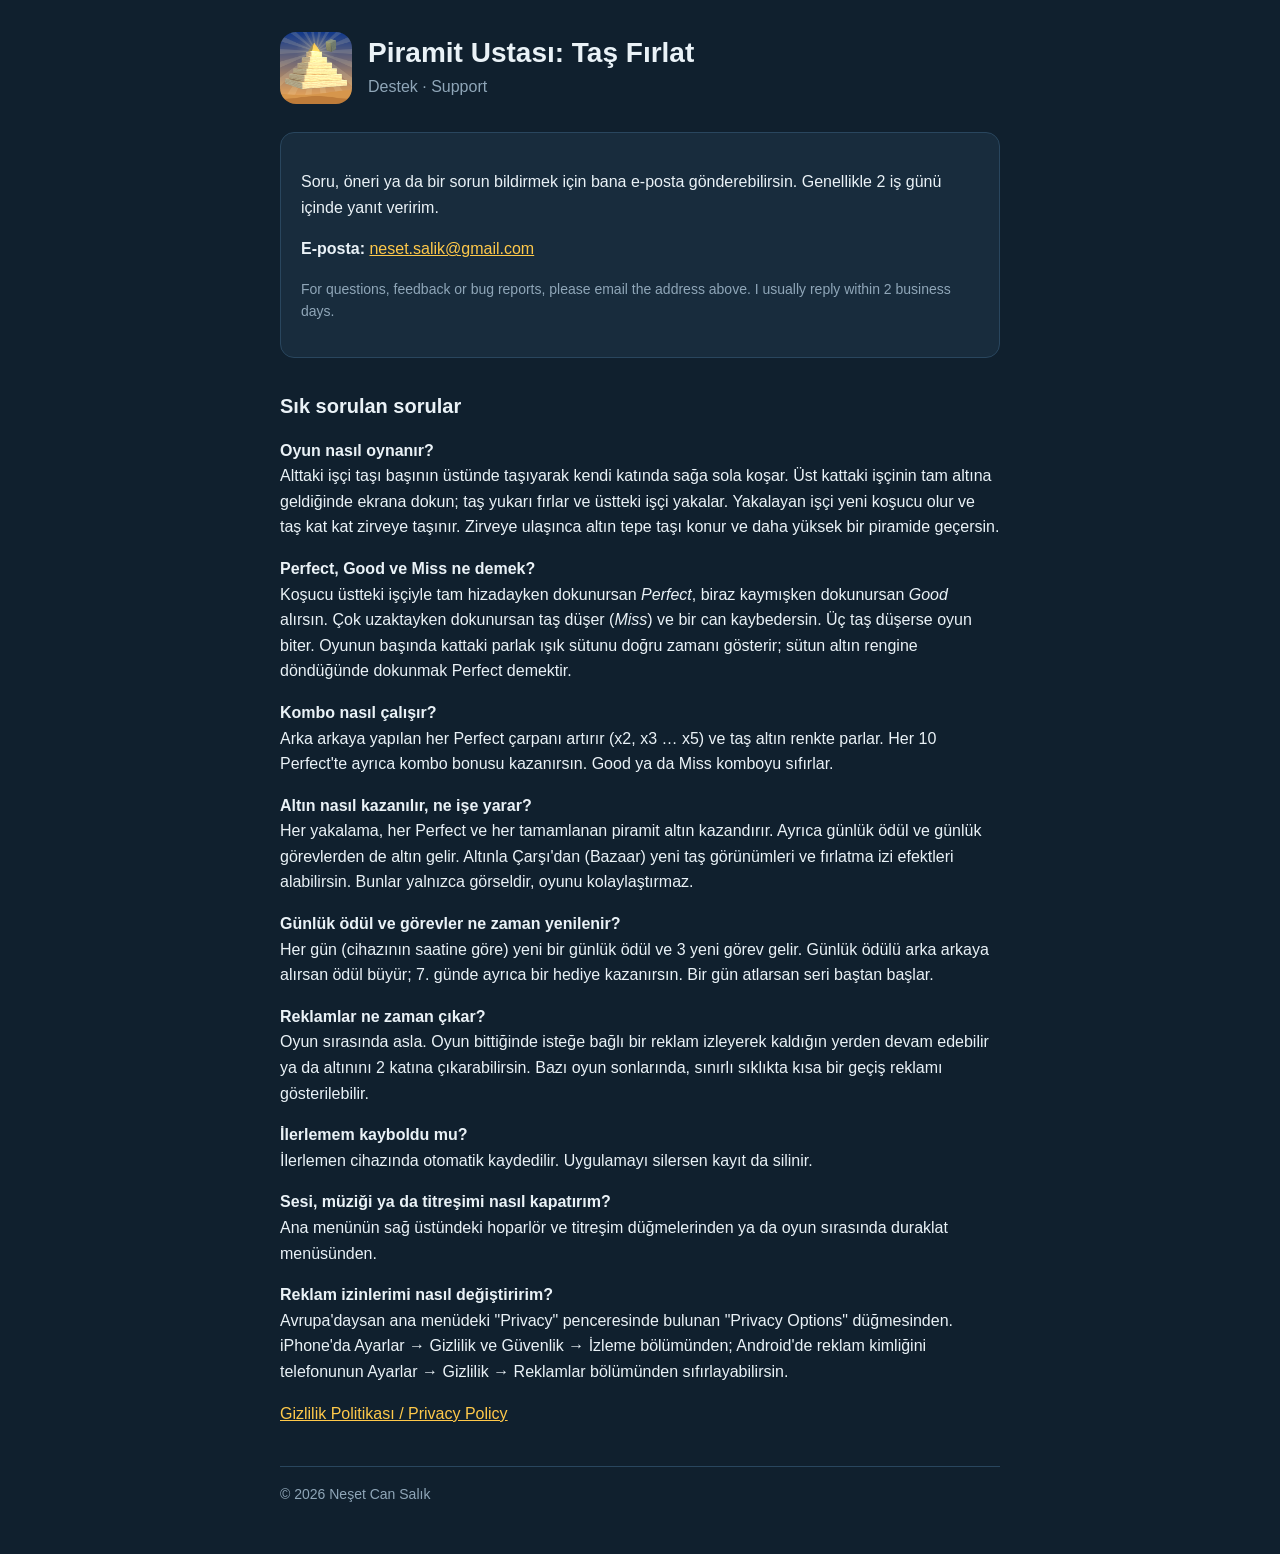
<file: pyramid-builder/destek.html>
<!doctype html>
<html lang="tr">
<head>
<meta charset="utf-8">
<meta name="viewport" content="width=device-width,initial-scale=1">
<title>Piramit Ustası – Destek</title>
<link rel="stylesheet" href="../style.css">
</head>
<body>
<main>
  <header>
    <img src="icon.png" alt="Piramit Ustası simgesi">
    <div>
      <h1>Piramit Ustası: Taş Fırlat</h1>
      <p class="sub">Destek · Support</p>
    </div>
  </header>

  <div class="card">
    <p>Soru, öneri ya da bir sorun bildirmek için bana e-posta gönderebilirsin. Genellikle 2 iş günü içinde yanıt veririm.</p>
    <p><strong>E-posta:</strong> <a href="mailto:neset.salik@gmail.com?subject=Piramit%20Ustas%C4%B1">neset.salik@gmail.com</a></p>
    <p class="lang">For questions, feedback or bug reports, please email the address above. I usually reply within 2 business days.</p>
  </div>

  <h2>Sık sorulan sorular</h2>
  <p><strong>Oyun nasıl oynanır?</strong><br>
  Alttaki işçi taşı başının üstünde taşıyarak kendi katında sağa sola koşar. Üst kattaki işçinin tam altına geldiğinde ekrana dokun; taş yukarı fırlar ve üstteki işçi yakalar. Yakalayan işçi yeni koşucu olur ve taş kat kat zirveye taşınır. Zirveye ulaşınca altın tepe taşı konur ve daha yüksek bir piramide geçersin.</p>
  <p><strong>Perfect, Good ve Miss ne demek?</strong><br>
  Koşucu üstteki işçiyle tam hizadayken dokunursan <em>Perfect</em>, biraz kaymışken dokunursan <em>Good</em> alırsın. Çok uzaktayken dokunursan taş düşer (<em>Miss</em>) ve bir can kaybedersin. Üç taş düşerse oyun biter. Oyunun başında kattaki parlak ışık sütunu doğru zamanı gösterir; sütun altın rengine döndüğünde dokunmak Perfect demektir.</p>
  <p><strong>Kombo nasıl çalışır?</strong><br>
  Arka arkaya yapılan her Perfect çarpanı artırır (x2, x3 … x5) ve taş altın renkte parlar. Her 10 Perfect'te ayrıca kombo bonusu kazanırsın. Good ya da Miss komboyu sıfırlar.</p>
  <p><strong>Altın nasıl kazanılır, ne işe yarar?</strong><br>
  Her yakalama, her Perfect ve her tamamlanan piramit altın kazandırır. Ayrıca günlük ödül ve günlük görevlerden de altın gelir. Altınla Çarşı'dan (Bazaar) yeni taş görünümleri ve fırlatma izi efektleri alabilirsin. Bunlar yalnızca görseldir, oyunu kolaylaştırmaz.</p>
  <p><strong>Günlük ödül ve görevler ne zaman yenilenir?</strong><br>
  Her gün (cihazının saatine göre) yeni bir günlük ödül ve 3 yeni görev gelir. Günlük ödülü arka arkaya alırsan ödül büyür; 7. günde ayrıca bir hediye kazanırsın. Bir gün atlarsan seri baştan başlar.</p>
  <p><strong>Reklamlar ne zaman çıkar?</strong><br>
  Oyun sırasında asla. Oyun bittiğinde isteğe bağlı bir reklam izleyerek kaldığın yerden devam edebilir ya da altınını 2 katına çıkarabilirsin. Bazı oyun sonlarında, sınırlı sıklıkta kısa bir geçiş reklamı gösterilebilir.</p>
  <p><strong>İlerlemem kayboldu mu?</strong><br>
  İlerlemen cihazında otomatik kaydedilir. Uygulamayı silersen kayıt da silinir.</p>
  <p><strong>Sesi, müziği ya da titreşimi nasıl kapatırım?</strong><br>
  Ana menünün sağ üstündeki hoparlör ve titreşim düğmelerinden ya da oyun sırasında duraklat menüsünden.</p>
  <p><strong>Reklam izinlerimi nasıl değiştiririm?</strong><br>
  Avrupa'daysan ana menüdeki "Privacy" penceresinde bulunan "Privacy Options" düğmesinden. iPhone'da Ayarlar → Gizlilik ve Güvenlik → İzleme bölümünden; Android'de reklam kimliğini telefonunun Ayarlar → Gizlilik → Reklamlar bölümünden sıfırlayabilirsin.</p>

  <p><a href="gizlilik.html">Gizlilik Politikası / Privacy Policy</a></p>
  <footer>© 2026 Neşet Can Salık</footer>
</main>
</body>
</html>
</file>
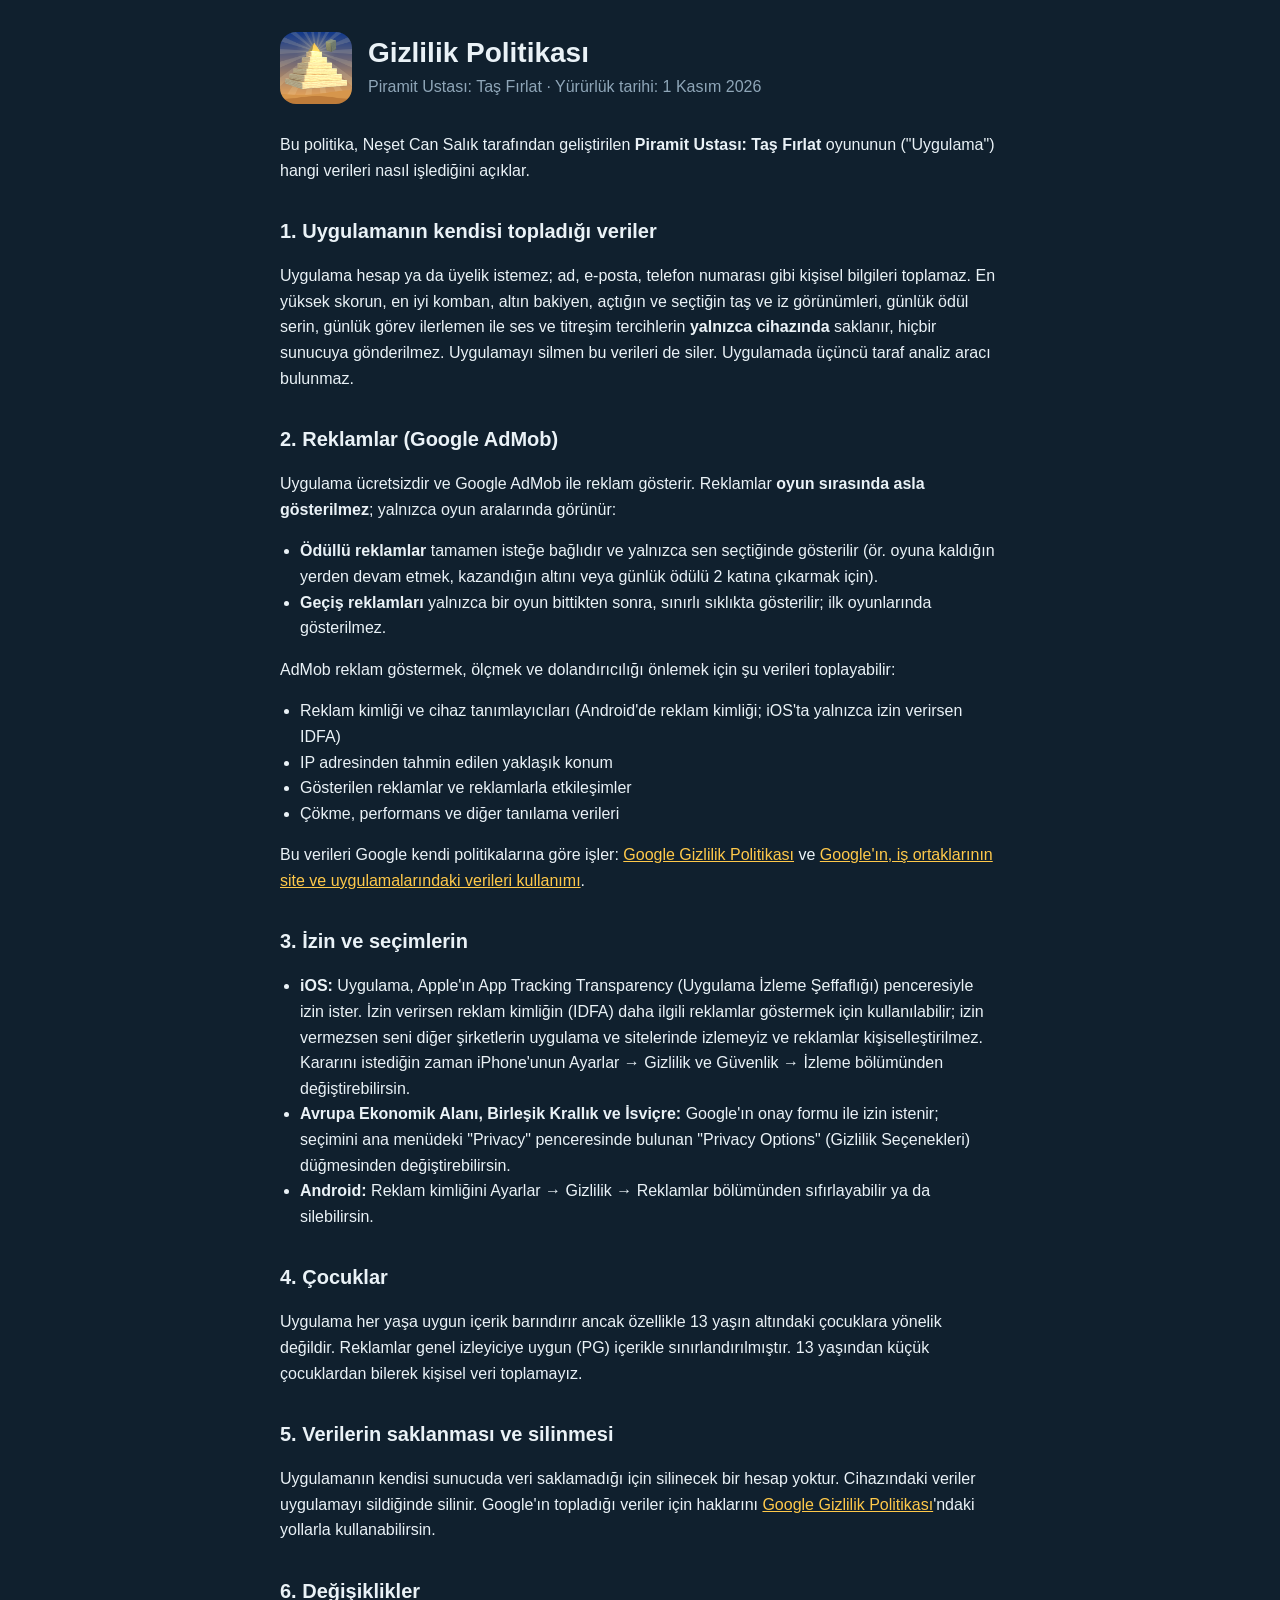
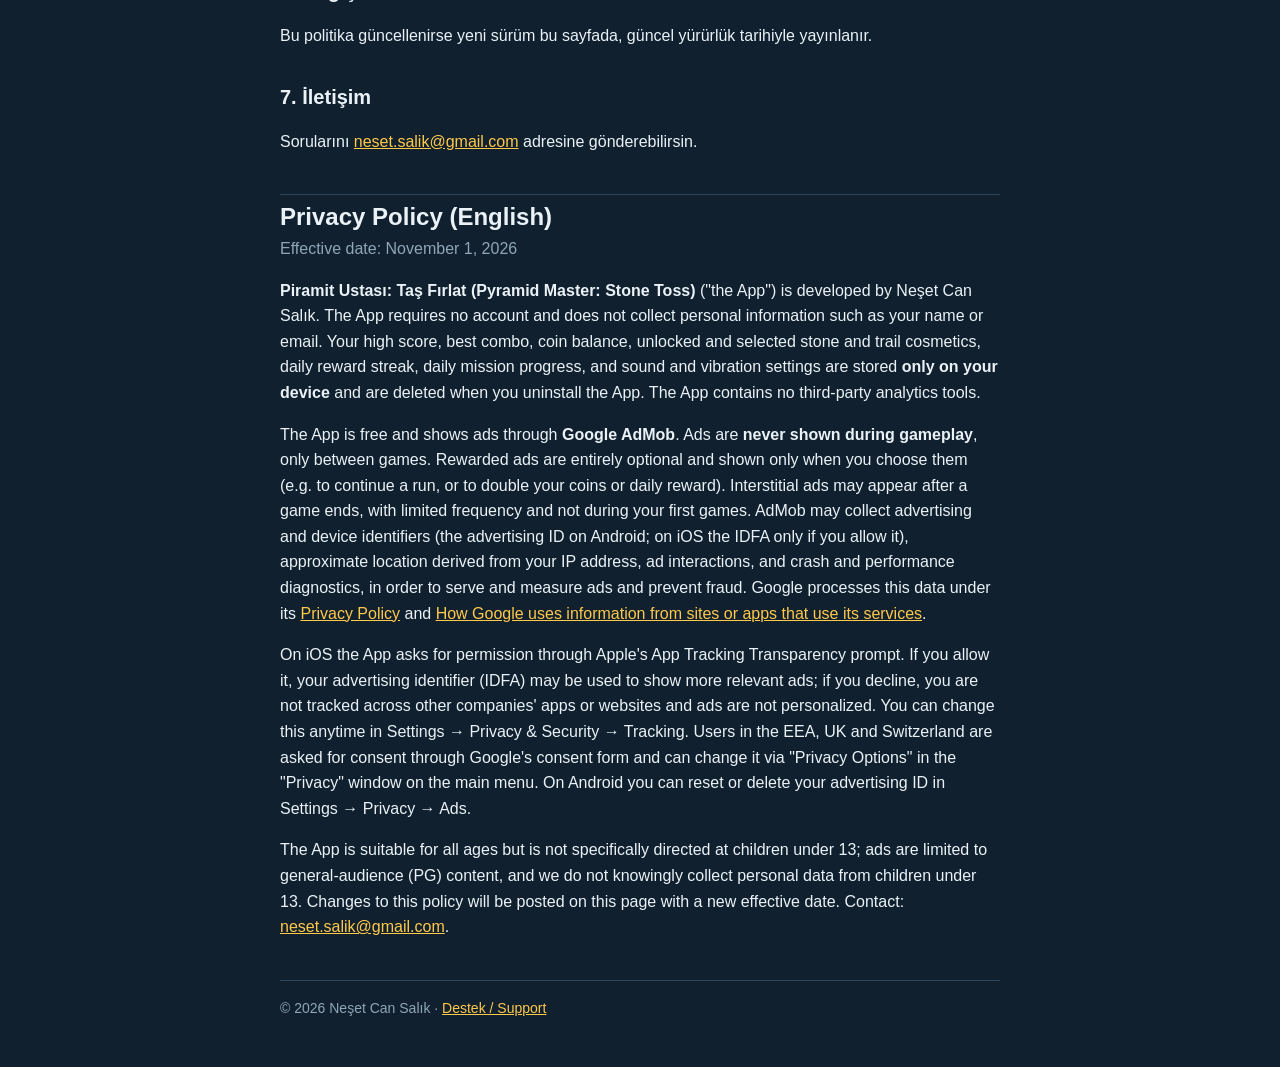
<file: pyramid-builder/gizlilik.html>
<!doctype html>
<html lang="tr">
<head>
<meta charset="utf-8">
<meta name="viewport" content="width=device-width,initial-scale=1">
<title>Piramit Ustası – Gizlilik Politikası</title>
<link rel="stylesheet" href="../style.css">
</head>
<body>
<main>
  <header>
    <img src="icon.png" alt="Piramit Ustası simgesi">
    <div>
      <h1>Gizlilik Politikası</h1>
      <p class="sub">Piramit Ustası: Taş Fırlat · Yürürlük tarihi: 1 Kasım 2026</p>
    </div>
  </header>

  <p>Bu politika, Neşet Can Salık tarafından geliştirilen <strong>Piramit Ustası: Taş Fırlat</strong> oyununun ("Uygulama") hangi verileri nasıl işlediğini açıklar.</p>

  <h2>1. Uygulamanın kendisi topladığı veriler</h2>
  <p>Uygulama hesap ya da üyelik istemez; ad, e-posta, telefon numarası gibi kişisel bilgileri toplamaz. En yüksek skorun, en iyi komban, altın bakiyen, açtığın ve seçtiğin taş ve iz görünümleri, günlük ödül serin, günlük görev ilerlemen ile ses ve titreşim tercihlerin <strong>yalnızca cihazında</strong> saklanır, hiçbir sunucuya gönderilmez. Uygulamayı silmen bu verileri de siler. Uygulamada üçüncü taraf analiz aracı bulunmaz.</p>

  <h2>2. Reklamlar (Google AdMob)</h2>
  <p>Uygulama ücretsizdir ve Google AdMob ile reklam gösterir. Reklamlar <strong>oyun sırasında asla gösterilmez</strong>; yalnızca oyun aralarında görünür:</p>
  <ul>
    <li><strong>Ödüllü reklamlar</strong> tamamen isteğe bağlıdır ve yalnızca sen seçtiğinde gösterilir (ör. oyuna kaldığın yerden devam etmek, kazandığın altını veya günlük ödülü 2 katına çıkarmak için).</li>
    <li><strong>Geçiş reklamları</strong> yalnızca bir oyun bittikten sonra, sınırlı sıklıkta gösterilir; ilk oyunlarında gösterilmez.</li>
  </ul>
  <p>AdMob reklam göstermek, ölçmek ve dolandırıcılığı önlemek için şu verileri toplayabilir:</p>
  <ul>
    <li>Reklam kimliği ve cihaz tanımlayıcıları (Android'de reklam kimliği; iOS'ta yalnızca izin verirsen IDFA)</li>
    <li>IP adresinden tahmin edilen yaklaşık konum</li>
    <li>Gösterilen reklamlar ve reklamlarla etkileşimler</li>
    <li>Çökme, performans ve diğer tanılama verileri</li>
  </ul>
  <p>Bu verileri Google kendi politikalarına göre işler: <a href="https://policies.google.com/privacy">Google Gizlilik Politikası</a> ve <a href="https://policies.google.com/technologies/partner-sites">Google'ın, iş ortaklarının site ve uygulamalarındaki verileri kullanımı</a>.</p>

  <h2>3. İzin ve seçimlerin</h2>
  <ul>
    <li><strong>iOS:</strong> Uygulama, Apple'ın App Tracking Transparency (Uygulama İzleme Şeffaflığı) penceresiyle izin ister. İzin verirsen reklam kimliğin (IDFA) daha ilgili reklamlar göstermek için kullanılabilir; izin vermezsen seni diğer şirketlerin uygulama ve sitelerinde izlemeyiz ve reklamlar kişiselleştirilmez. Kararını istediğin zaman iPhone'unun Ayarlar → Gizlilik ve Güvenlik → İzleme bölümünden değiştirebilirsin.</li>
    <li><strong>Avrupa Ekonomik Alanı, Birleşik Krallık ve İsviçre:</strong> Google'ın onay formu ile izin istenir; seçimini ana menüdeki "Privacy" penceresinde bulunan "Privacy Options" (Gizlilik Seçenekleri) düğmesinden değiştirebilirsin.</li>
    <li><strong>Android:</strong> Reklam kimliğini Ayarlar → Gizlilik → Reklamlar bölümünden sıfırlayabilir ya da silebilirsin.</li>
  </ul>

  <h2>4. Çocuklar</h2>
  <p>Uygulama her yaşa uygun içerik barındırır ancak özellikle 13 yaşın altındaki çocuklara yönelik değildir. Reklamlar genel izleyiciye uygun (PG) içerikle sınırlandırılmıştır. 13 yaşından küçük çocuklardan bilerek kişisel veri toplamayız.</p>

  <h2>5. Verilerin saklanması ve silinmesi</h2>
  <p>Uygulamanın kendisi sunucuda veri saklamadığı için silinecek bir hesap yoktur. Cihazındaki veriler uygulamayı sildiğinde silinir. Google'ın topladığı veriler için haklarını <a href="https://policies.google.com/privacy">Google Gizlilik Politikası</a>'ndaki yollarla kullanabilirsin.</p>

  <h2>6. Değişiklikler</h2>
  <p>Bu politika güncellenirse yeni sürüm bu sayfada, güncel yürürlük tarihiyle yayınlanır.</p>

  <h2>7. İletişim</h2>
  <p>Sorularını <a href="mailto:neset.salik@gmail.com">neset.salik@gmail.com</a> adresine gönderebilirsin.</p>

  <hr style="border:0;border-top:1px solid var(--rule);margin:40px 0 8px">

  <h1 style="font-size:24px">Privacy Policy (English)</h1>
  <p class="sub">Effective date: November 1, 2026</p>
  <p><strong>Piramit Ustası: Taş Fırlat (Pyramid Master: Stone Toss)</strong> ("the App") is developed by Neşet Can Salık. The App requires no account and does not collect personal information such as your name or email. Your high score, best combo, coin balance, unlocked and selected stone and trail cosmetics, daily reward streak, daily mission progress, and sound and vibration settings are stored <strong>only on your device</strong> and are deleted when you uninstall the App. The App contains no third-party analytics tools.</p>
  <p>The App is free and shows ads through <strong>Google AdMob</strong>. Ads are <strong>never shown during gameplay</strong>, only between games. Rewarded ads are entirely optional and shown only when you choose them (e.g. to continue a run, or to double your coins or daily reward). Interstitial ads may appear after a game ends, with limited frequency and not during your first games. AdMob may collect advertising and device identifiers (the advertising ID on Android; on iOS the IDFA only if you allow it), approximate location derived from your IP address, ad interactions, and crash and performance diagnostics, in order to serve and measure ads and prevent fraud. Google processes this data under its <a href="https://policies.google.com/privacy">Privacy Policy</a> and <a href="https://policies.google.com/technologies/partner-sites">How Google uses information from sites or apps that use its services</a>.</p>
  <p>On iOS the App asks for permission through Apple's App Tracking Transparency prompt. If you allow it, your advertising identifier (IDFA) may be used to show more relevant ads; if you decline, you are not tracked across other companies' apps or websites and ads are not personalized. You can change this anytime in Settings → Privacy &amp; Security → Tracking. Users in the EEA, UK and Switzerland are asked for consent through Google's consent form and can change it via "Privacy Options" in the "Privacy" window on the main menu. On Android you can reset or delete your advertising ID in Settings → Privacy → Ads.</p>
  <p>The App is suitable for all ages but is not specifically directed at children under 13; ads are limited to general-audience (PG) content, and we do not knowingly collect personal data from children under 13. Changes to this policy will be posted on this page with a new effective date. Contact: <a href="mailto:neset.salik@gmail.com">neset.salik@gmail.com</a>.</p>

  <footer>© 2026 Neşet Can Salık · <a href="destek.html">Destek / Support</a></footer>
</main>
</body>
</html>
</file>
<file: style.css>
:root{--bg:#10202e;--panel:#182c3d;--rule:#29465e;--fg:#eaf2f7;--muted:#8fa6b8;--accent:#ffc94a}
*{box-sizing:border-box}
html{background:var(--bg)}
body{margin:0;color:var(--fg);font:16px/1.6 -apple-system,BlinkMacSystemFont,"Segoe UI",Roboto,sans-serif;padding:32px 16px 48px}
main{max-width:720px;margin:0 auto}
a{color:var(--accent)}
header{display:flex;align-items:center;gap:16px;margin-bottom:28px}
header img{width:72px;height:72px;border-radius:16px}
h1{font-size:28px;line-height:1.2;margin:0}
h2{font-size:20px;margin:32px 0 8px}
.sub{color:var(--muted);margin:4px 0 0}
.card{background:var(--panel);border:1px solid var(--rule);border-radius:14px;padding:20px;margin:16px 0}
ul{padding-left:20px}
footer{color:var(--muted);font-size:14px;margin-top:40px;border-top:1px solid var(--rule);padding-top:16px}
.lang{color:var(--muted);font-size:14px}
</file>
